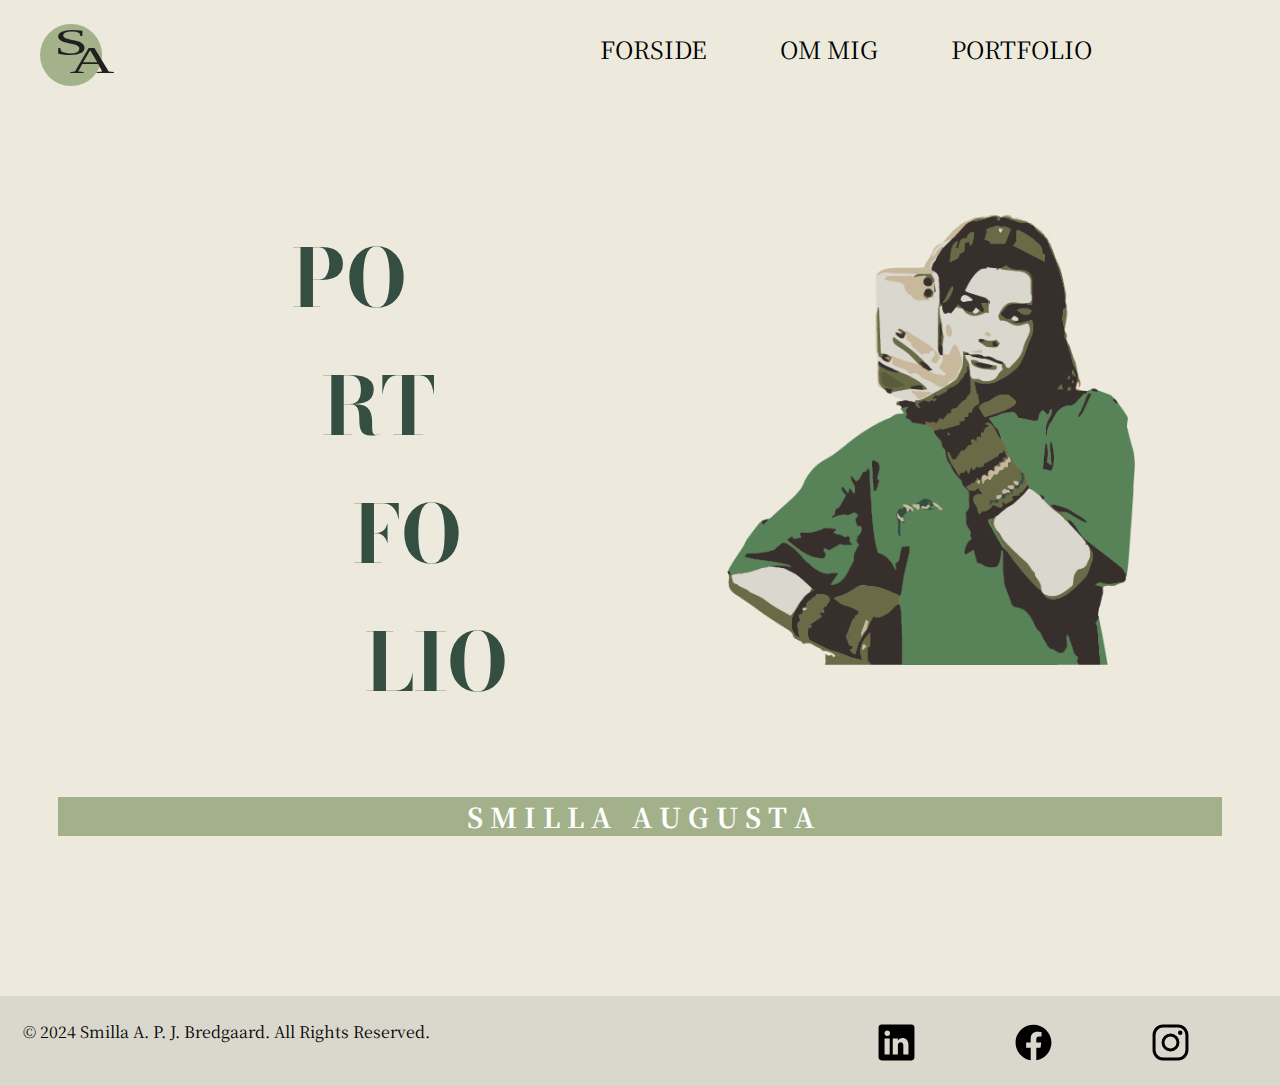
<file: index.html>
<!DOCTYPE html>
<html lang="da">

<head>
    <meta charset="UTF-8">
    <meta name="viewport" content="width=device-width, initial-scale=1.0">
    <link rel="stylesheet" href="generel.css">
    <link rel="preconnect" href="https://fonts.googleapis.com">
    <link rel="preconnect" href="https://fonts.gstatic.com" crossorigin>
    <link href="https://fonts.googleapis.com/css2?family=Bodoni+Moda:opsz@6..96&display=swap" rel="stylesheet">
    <link rel="preconnect" href="https://fonts.googleapis.com">
    <link rel="preconnect" href="https://fonts.gstatic.com" crossorigin>
    <link href="https://fonts.googleapis.com/css2?family=Noto+Serif+SC:wght@300&display=swap" rel="stylesheet">
    <link rel="apple-touch-icon" sizes="180x180" href="favicon_io/apple-touch-icon.png">
    <link rel="icon" type="image/png" sizes="32x32" href="favicon_io/favicon-32x32.png">
    <link rel="icon" type="image/png" sizes="16x16" href="favicon_io/favicon-16x16.png">
    <link rel="manifest" href="favicon_io/site.webmanifest">
    <meta name="robots" content="noindex">
    <title>Forside</title>
</head>

<body>

    <header id="active-menu">
        <div class="inner-header">
            <a class="logo" href="index.html">
                <img class="logo" src="imgs/weblogo.svg" alt="logo">
            </a>
            <div class="burger-menu">
                <div class="menu-icon" id="menu-icon">
                    <div class="bar bar-1"></div>
                    <div class="bar bar-2"></div>
                    <div class="bar bar-3"></div>
                </div>
            </div>
        </div>
        <nav class="navbar active-show">
            <ul class="menu">
                <li><a href="index.html">Forside</a></li>
                <li><a href="om_mig.html">Om mig</a></li>
                <li><a href="portfolio.html">Portfolio</a></li>
            </ul>
        </nav>

    </header>



    <main>
        <div class="main_containers">
            <div class="main_container">
                <div class="container">
                    <img class="mig_1" src="imgs/migg.webp" alt="Mig">
                </div>
            </div>


            <div class="main_container2">
                <div class="container2">
                    <h1 class="po">PO</h1>
                    <h1 class="rt">RT</h1>
                    <h1 class="fo">FO</h1>
                    <h1 class="lio">LIO</h1>
                </div>
            </div>
        </div>

        <div class="text-box">
            <h2 class="smillaforside">S M I L L A &nbsp;&nbsp;A U G U S T A</h2>
        </div>

    </main>






    <footer class="footer_grid">
        <div class="footer_grid_1">
            <p class="p_footer">© 2024 Smilla A. P. J. Bredgaard. All Rights Reserved.</p>
        </div>

        <div class="footer_grid_2">
            <div>
                <a href="https://www.linkedin.com/in/smilla-post-bredgaard-180401/"><img class="logoer"
                        src="imgs/logolinkein.svg" alt="Logo for Linked In">
                </a>
            </div>

            <div>
                <a href="https://www.facebook.com/smilla.postbredgaard"><img class="logoer" src="imgs/logofb.svg"
                        alt="Logo for Facebook"></a>
            </div>

            <div>
                <a href="https://www.instagram.com/smillaaugusta/"><img class="logoer" src="imgs/logoinsta.svg"
                        alt="Logo for Instagram"></a>
            </div>
        </div>
    </footer>
    <script src="script.js"></script>
</body>

</html>
</file>
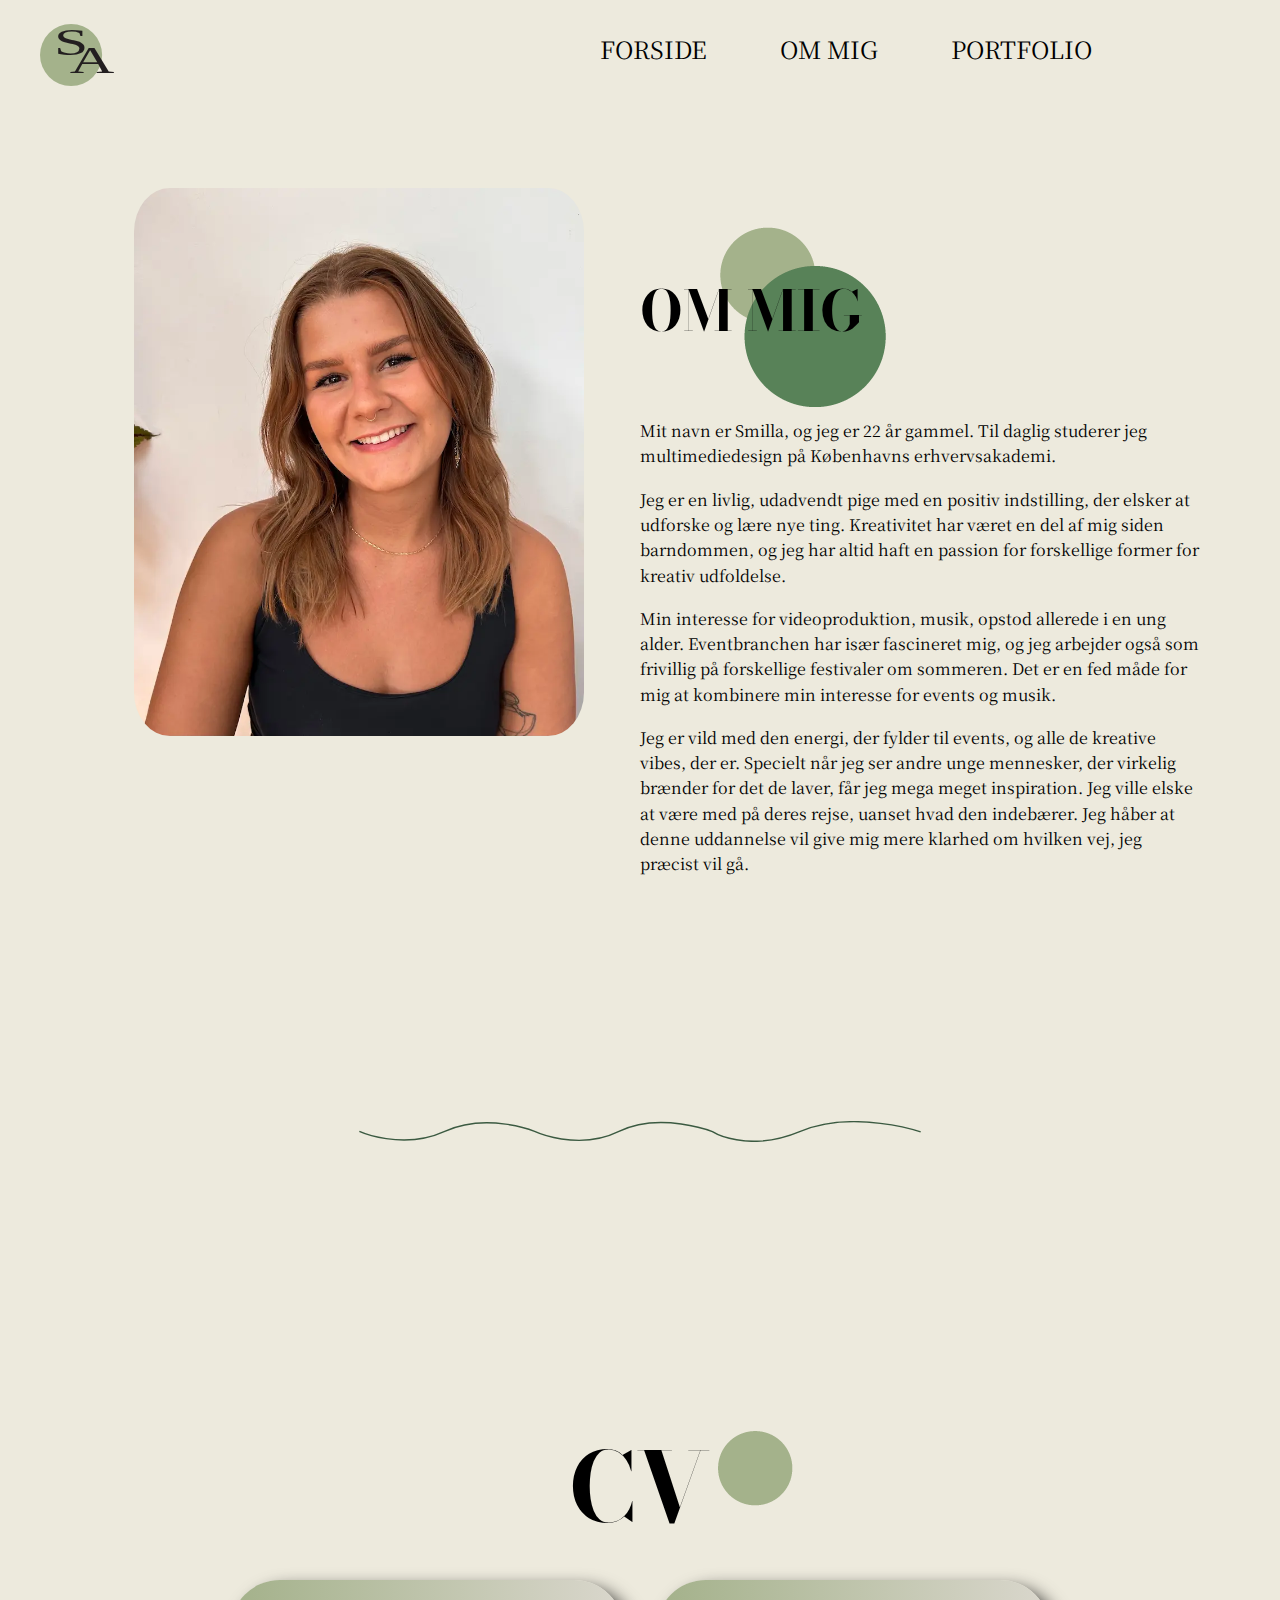
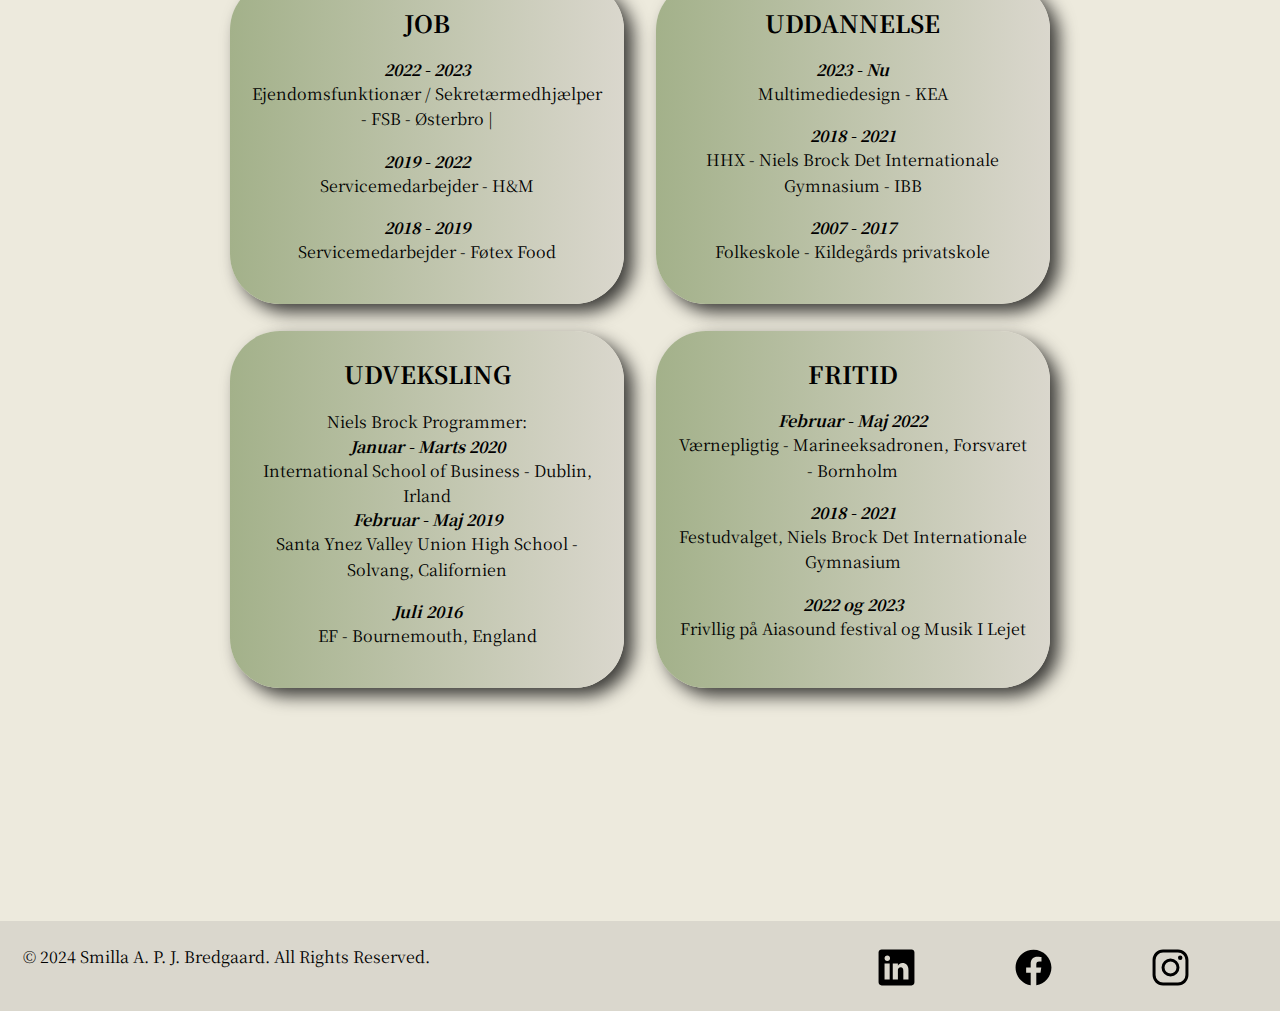
<file: om_mig.html>
<!DOCTYPE html>
<html lang="da">

<head>
    <meta charset="UTF-8">
    <meta name="viewport" content="width=device-width, initial-scale=1.0">
    <link rel="stylesheet" href="generel.css">
    <link rel="preconnect" href="https://fonts.googleapis.com">
    <link rel="preconnect" href="https://fonts.gstatic.com" crossorigin>
    <link href="https://fonts.googleapis.com/css2?family=Bodoni+Moda:opsz@6..96&display=swap" rel="stylesheet">
    <link rel="preconnect" href="https://fonts.googleapis.com">
    <link rel="preconnect" href="https://fonts.gstatic.com" crossorigin>
    <link href="https://fonts.googleapis.com/css2?family=Noto+Serif+SC:wght@300&display=swap" rel="stylesheet">
    <link rel="preconnect" href="https://fonts.googleapis.com">
    <link rel="preconnect" href="https://fonts.gstatic.com" crossorigin>
    <link href="https://fonts.googleapis.com/css2?family=Noto+Serif+SC:wght@700&display=swap" rel="stylesheet">
    <link rel="apple-touch-icon" sizes="180x180" href="favicon_io/apple-touch-icon.png">
    <link rel="icon" type="image/png" sizes="32x32" href="favicon_io/favicon-32x32.png">
    <link rel="icon" type="image/png" sizes="16x16" href="favicon_io/favicon-16x16.png">
    <link rel="manifest" href="favicon_io/site.webmanifest">
    <meta name="robots" content="noindex">
    <title>Om Mig</title>
</head>

<body>
    <header id="active-menu">
        <div class="inner-header">
            <a class="logo" href="index.html">
                <img class="logo" src="imgs/weblogo.svg" alt="logo">
            </a>
            <div class="burger-menu">
                <div class="menu-icon" id="menu-icon">
                    <div class="bar bar-1"></div>
                    <div class="bar bar-2"></div>
                    <div class="bar bar-3"></div>
                </div>
            </div>
        </div>
        <nav class="navbar active-show">
            <ul class="menu">
                <li><a href="index.html">Forside</a></li>
                <li><a href="om_mig.html">Om mig</a></li>
                <li><a href="portfolio.html">Portfolio</a></li>
            </ul>
        </nav>
    </header>

    <main class="mainmobil">
        <div class="grid_mig">
            <div class="grid_om_mig">
                <div class="billedesmilla1">
                    <img id="smilla" src="imgs/studiekortmig.webp" alt="Smilla">
                </div>
                <div class="ommig">
                    <h1 class="double">Om mig</h1>
                    <p>Mit navn er Smilla, og jeg er 22 år gammel. Til daglig studerer jeg multimediedesign på
                        Københavns erhvervsakademi.
                    </p>
                    <br>
                    <p>
                        Jeg er en livlig, udadvendt pige med en positiv indstilling, der elsker at udforske og lære nye
                        ting. Kreativitet har været en del af mig siden barndommen, og jeg har altid haft en passion for
                        forskellige former for kreativ udfoldelse.
                    </p>
                    <br>
                    <p>
                        Min interesse for videoproduktion, musik, opstod allerede i en ung alder. Eventbranchen har især
                        fascineret mig, og jeg arbejder også som frivillig på forskellige festivaler om sommeren. Det er
                        en fed måde for mig at kombinere min interesse for events og musik.
                    </p>
                    <br>
                    <p>
                        Jeg er vild med den energi, der fylder til events, og alle de kreative vibes, der er. Specielt
                        når jeg ser andre unge mennesker, der virkelig brænder for det de laver, får jeg mega meget
                        inspiration. Jeg ville elske at være med på deres rejse, uanset hvad den indebærer.
                        Jeg håber at denne uddannelse vil give mig mere klarhed om hvilken vej, jeg præcist vil gå.
                    </p>
                </div>
            </div>

            <img class="streg" src="imgs/streg1.svg" alt="Billede af streg">


            <div class="cv">
                <h1 class="lille_cirkel2">Cv</h1>
            </div>

            <div class="grid_cv">

                <div class="job">
                    <h3>JOB</h3>
                    <br>
                    <h4>2022 - 2023</h4>
                    <p>Ejendomsfunktionær / Sekretærmedhjælper - FSB - Østerbro |</p>
                    <br>
                    <h4>2019 - 2022</h4>
                    <p>Servicemedarbejder - H&M</p>
                    <br>
                    <h4>2018 - 2019</h4>
                    <p>Servicemedarbejder - Føtex Food</p>
                </div>


                <div class="uddannelse">
                    <h3>UDDANNELSE</h3>
                    <br>
                    <h4>2023 - Nu</h4>
                    <p>Multimediedesign - KEA </p>
                    <br>
                    <h4>2018 - 2021</h4>
                    <p>HHX - Niels Brock Det Internationale Gymnasium - IBB</p>
                    <br>
                    <h4>2007 - 2017</h4>
                    <p>Folkeskole - Kildegårds privatskole</p>
                </div>


                <div class="udveksling">
                    <h3>UDVEKSLING</h3>
                    <br>
                    <p>Niels Brock Programmer:</p>
                    <h4>Januar - Marts 2020</h4>
                    <p>International School of Business - Dublin, Irland</p>
                    <h4>Februar - Maj 2019</h4>
                    <p>Santa Ynez Valley Union High School - Solvang, Californien</p>
                    <br>
                    <h4>Juli 2016</h4>
                    <p>EF - Bournemouth, England</p>
                </div>


                <div class="fritid">
                    <h3>FRITID</h3>
                    <br>
                    <h4>Februar - Maj 2022</h4>
                    <p>Værnepligtig - Marineeksadronen, Forsvaret - Bornholm</p>
                    <br>
                    <h4>2018 - 2021</h4>
                    <p>Festudvalget, Niels Brock Det Internationale Gymnasium</p>
                    <br>
                    <h4>2022 og 2023</h4>
                    <p>Frivllig på Aiasound festival og Musik I Lejet</p>
                </div>



            </div>
        </div>


    </main>

    <footer class="footer_grid">
        <div class="footer_grid_1">
            <p>© 2024 Smilla A. P. J. Bredgaard. All Rights Reserved.</p>
        </div>

        <div class="footer_grid_2">
            <div>
                <a href="https://www.linkedin.com/in/smilla-post-bredgaard-180401/"><img class="logoer"
                        src="imgs/logolinkein.svg" alt="Logo for Linked In">
                </a>
            </div>

            <div>
                <a href="https://www.facebook.com/smilla.postbredgaard"><img class="logoer" src="imgs/logofb.svg"
                        alt="Logo for Facebook"></a>
            </div>

            <div>
                <a href="https://www.instagram.com/smillaaugusta/"><img class="logoer" src="imgs/logoinsta.svg"
                        alt="Logo for Instagram"></a>
            </div>
        </div>
    </footer>

    <script src="script.js"></script>

</body>

</html>
</file>
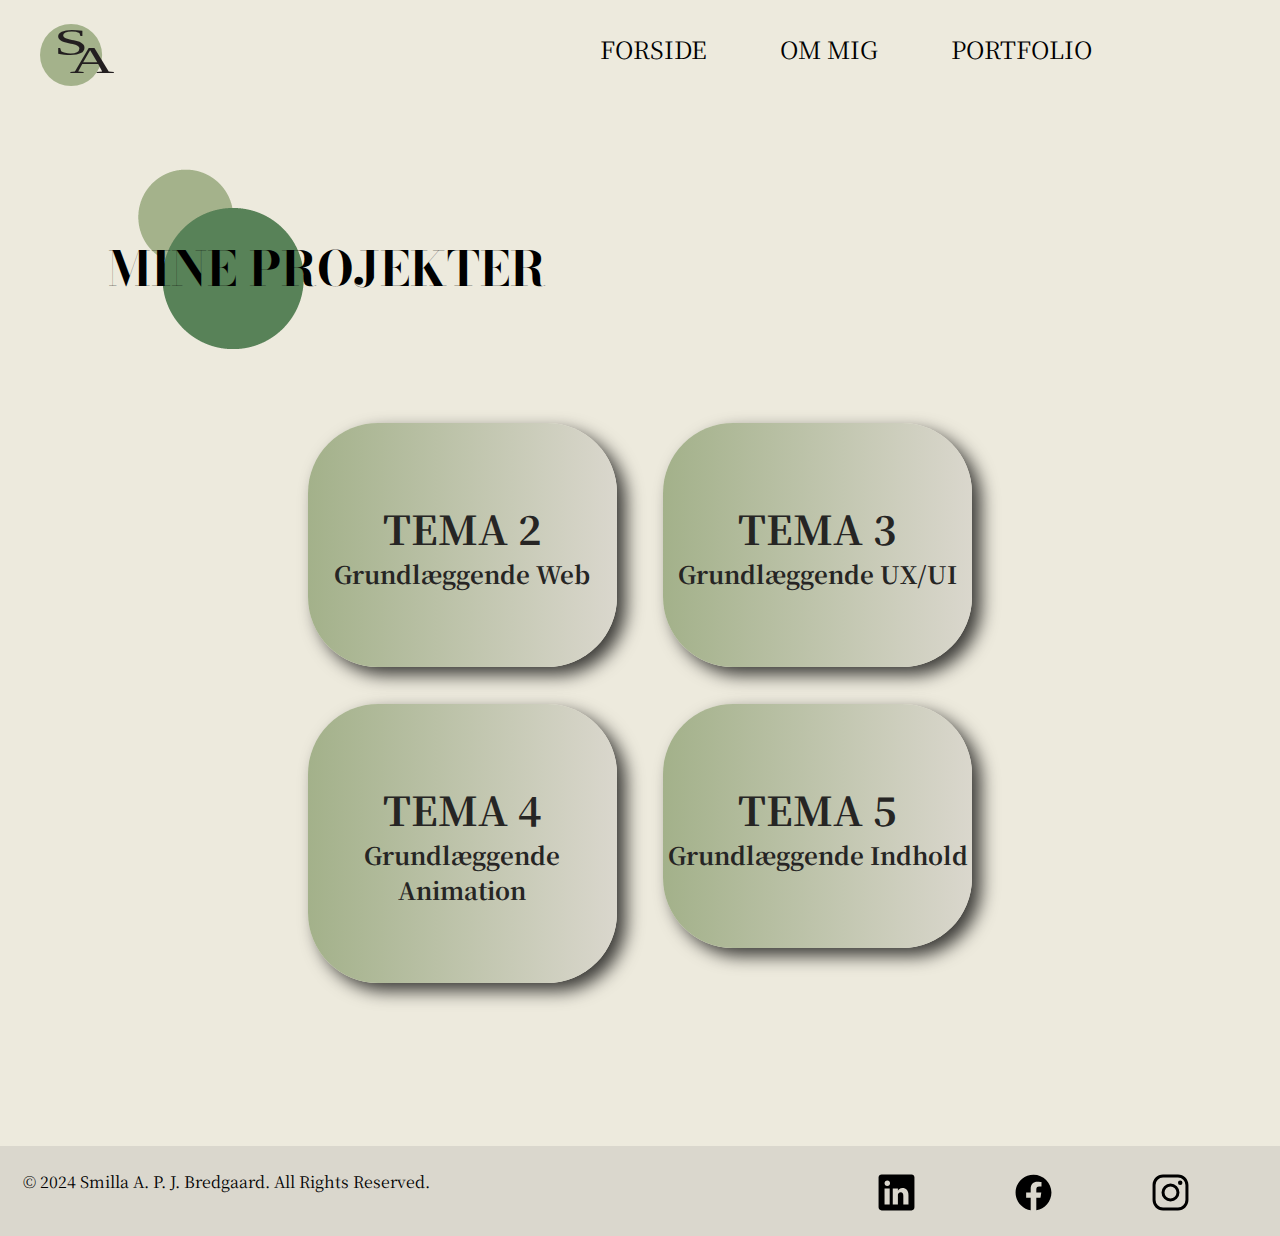
<file: portfolio.html>
<!DOCTYPE html>
<html lang="da">

<head>
    <meta charset="UTF-8">
    <meta name="viewport" content="width=device-width, initial-scale=1.0">
    <link rel="stylesheet" href="generel.css">
    <link rel="preconnect" href="https://fonts.googleapis.com">
    <link rel="preconnect" href="https://fonts.gstatic.com" crossorigin>
    <link href="https://fonts.googleapis.com/css2?family=Bodoni+Moda:opsz@6..96&display=swap" rel="stylesheet">
    <link rel="preconnect" href="https://fonts.googleapis.com">
    <link rel="preconnect" href="https://fonts.gstatic.com" crossorigin>
    <link href="https://fonts.googleapis.com/css2?family=Noto+Serif+SC:wght@300&display=swap" rel="stylesheet">
    <link rel="apple-touch-icon" sizes="180x180" href="favicon_io/apple-touch-icon.png">
    <link rel="icon" type="image/png" sizes="32x32" href="favicon_io/favicon-32x32.png">
    <link rel="icon" type="image/png" sizes="16x16" href="favicon_io/favicon-16x16.png">
    <link rel="manifest" href="favicon_io/site.webmanifest">
    <meta name="robots" content="noindex">
    <title>Portfolio</title>
</head>

<body>
    <header id="active-menu">
        <div class="inner-header">
            <a class="logo" href="index.html">
                <img class="logo" src="imgs/weblogo.svg" alt="logo">
            </a>
            <div class="burger-menu">
                <div class="menu-icon" id="menu-icon">
                    <div class="bar bar-1"></div>
                    <div class="bar bar-2"></div>
                    <div class="bar bar-3"></div>
                </div>
            </div>
        </div>
        <nav class="navbar active-show">
            <ul class="menu">
                <li><a href="index.html">Forside</a></li>
                <li><a href="om_mig.html">Om mig</a></li>
                <li><a href="portfolio.html">Portfolio</a></li>
            </ul>
        </nav>
    </header>

    <main>

        <h1 class="double2">Mine projekter</h1>

        <div class="temaer">
            <div>
                <a href="tema_2.html">
                    <div class="temabox">
                        <h2>TEMA 2</h2>
                        <h3>Grundlæggende Web</h3>
                    </div>
                </a>
            </div>

            <div>
                <a href="tema_3.html">
                    <div class="temabox">
                        <h2>TEMA 3</h2>
                        <h3>Grundlæggende UX/UI</h3>
                    </div>
                </a>

            </div>

            <div>
                <a href="tema_4.html">
                    <div class="temabox">
                        <h2>TEMA 4</h2>
                        <h3>Grundlæggende Animation</h3>
                    </div>
                </a>
            </div>

            <div>
                <a href="tema_5.html">
                    <div class="temabox">
                        <h2>TEMA 5</h2>
                        <h3>Grundlæggende Indhold</h3>
                    </div>
                </a>
            </div>
        </div>



    </main>


    <footer class="footer_grid">
        <div class="footer_grid_1">
            <p>© 2024 Smilla A. P. J. Bredgaard. All Rights Reserved.</p>
        </div>

        <div class="footer_grid_2">
            <div>
                <a href="https://www.linkedin.com/in/smilla-post-bredgaard-180401/"><img class="logoer"
                        src="imgs/logolinkein.svg" alt="Logo for Linked In">
                </a>
            </div>

            <div>
                <a href="https://www.facebook.com/smilla.postbredgaard"><img class="logoer" src="imgs/logofb.svg"
                        alt="Logo for Facebook"></a>
            </div>

            <div>
                <a href="https://www.instagram.com/smillaaugusta/"><img class="logoer" src="imgs/logoinsta.svg"
                        alt="Logo for Instagram"></a>
            </div>
        </div>
    </footer>

    <script src="script.js"></script>


</body>

</html>
</file>
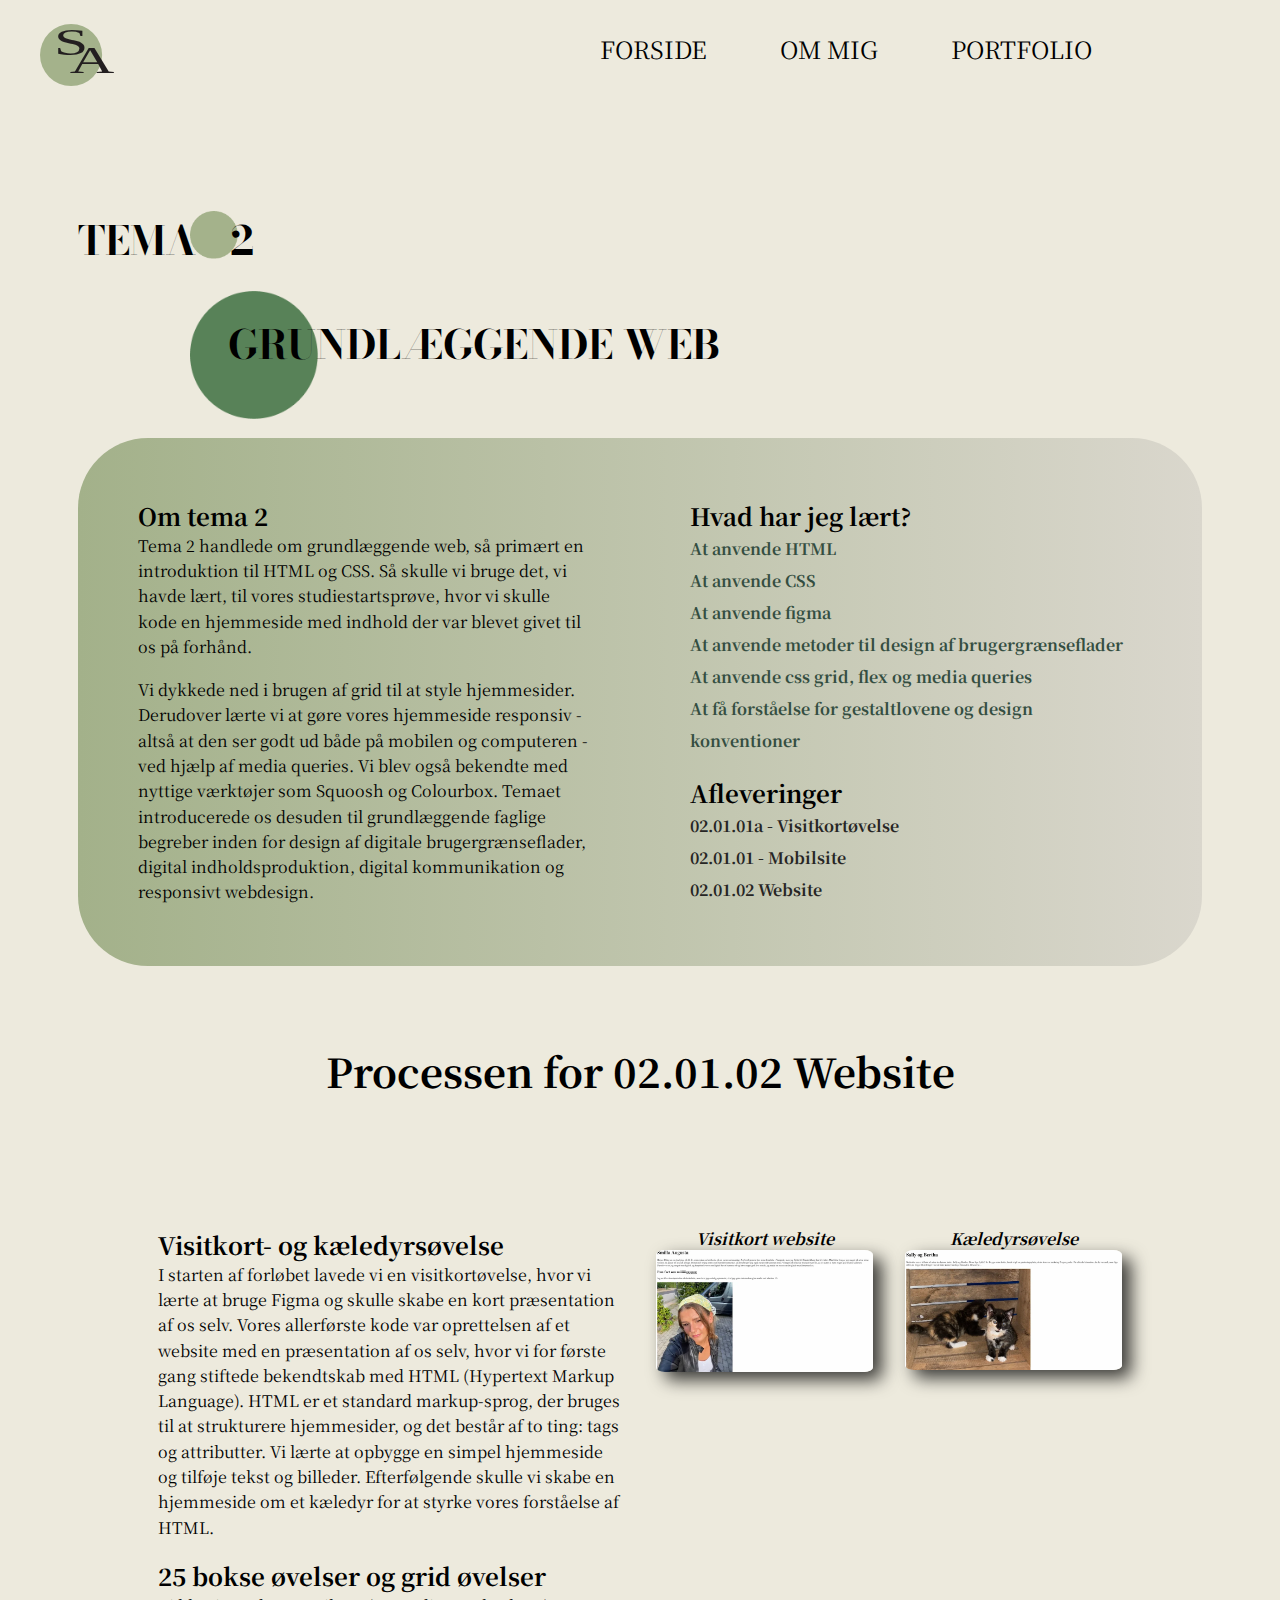
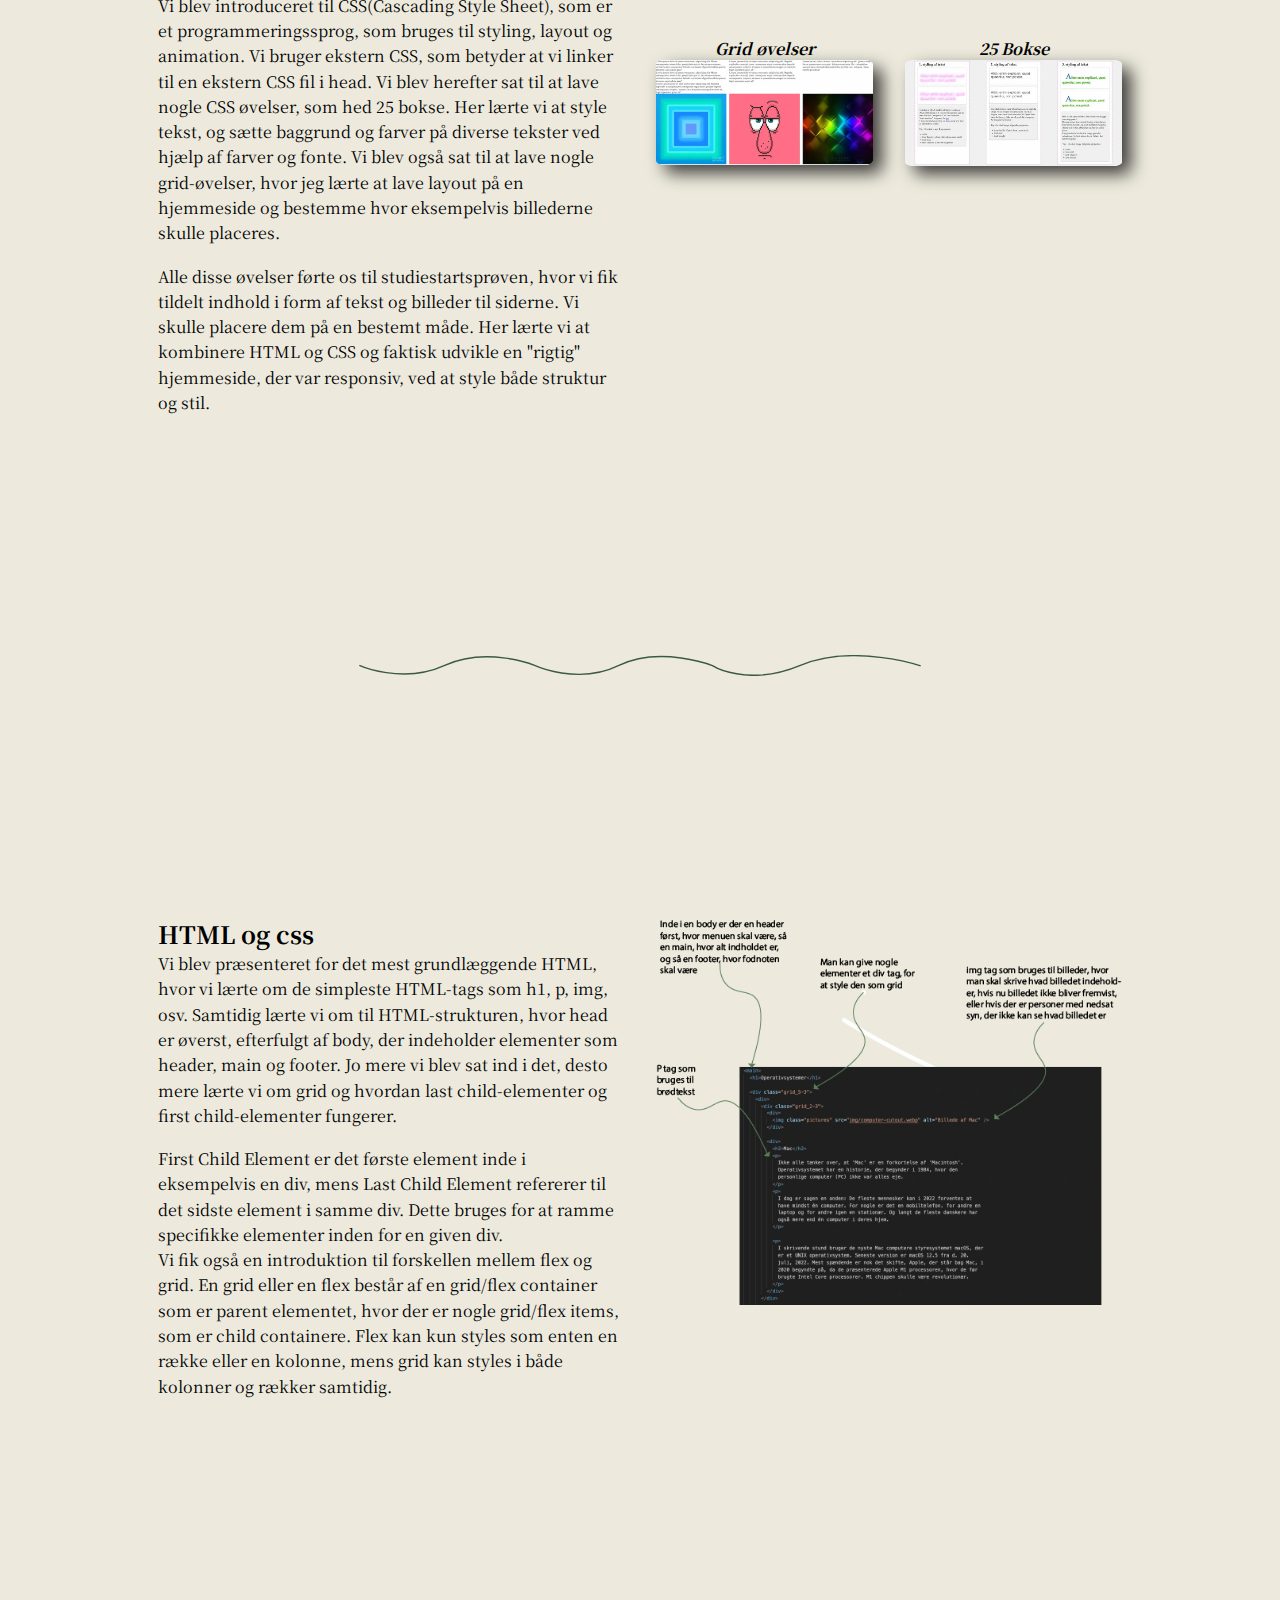
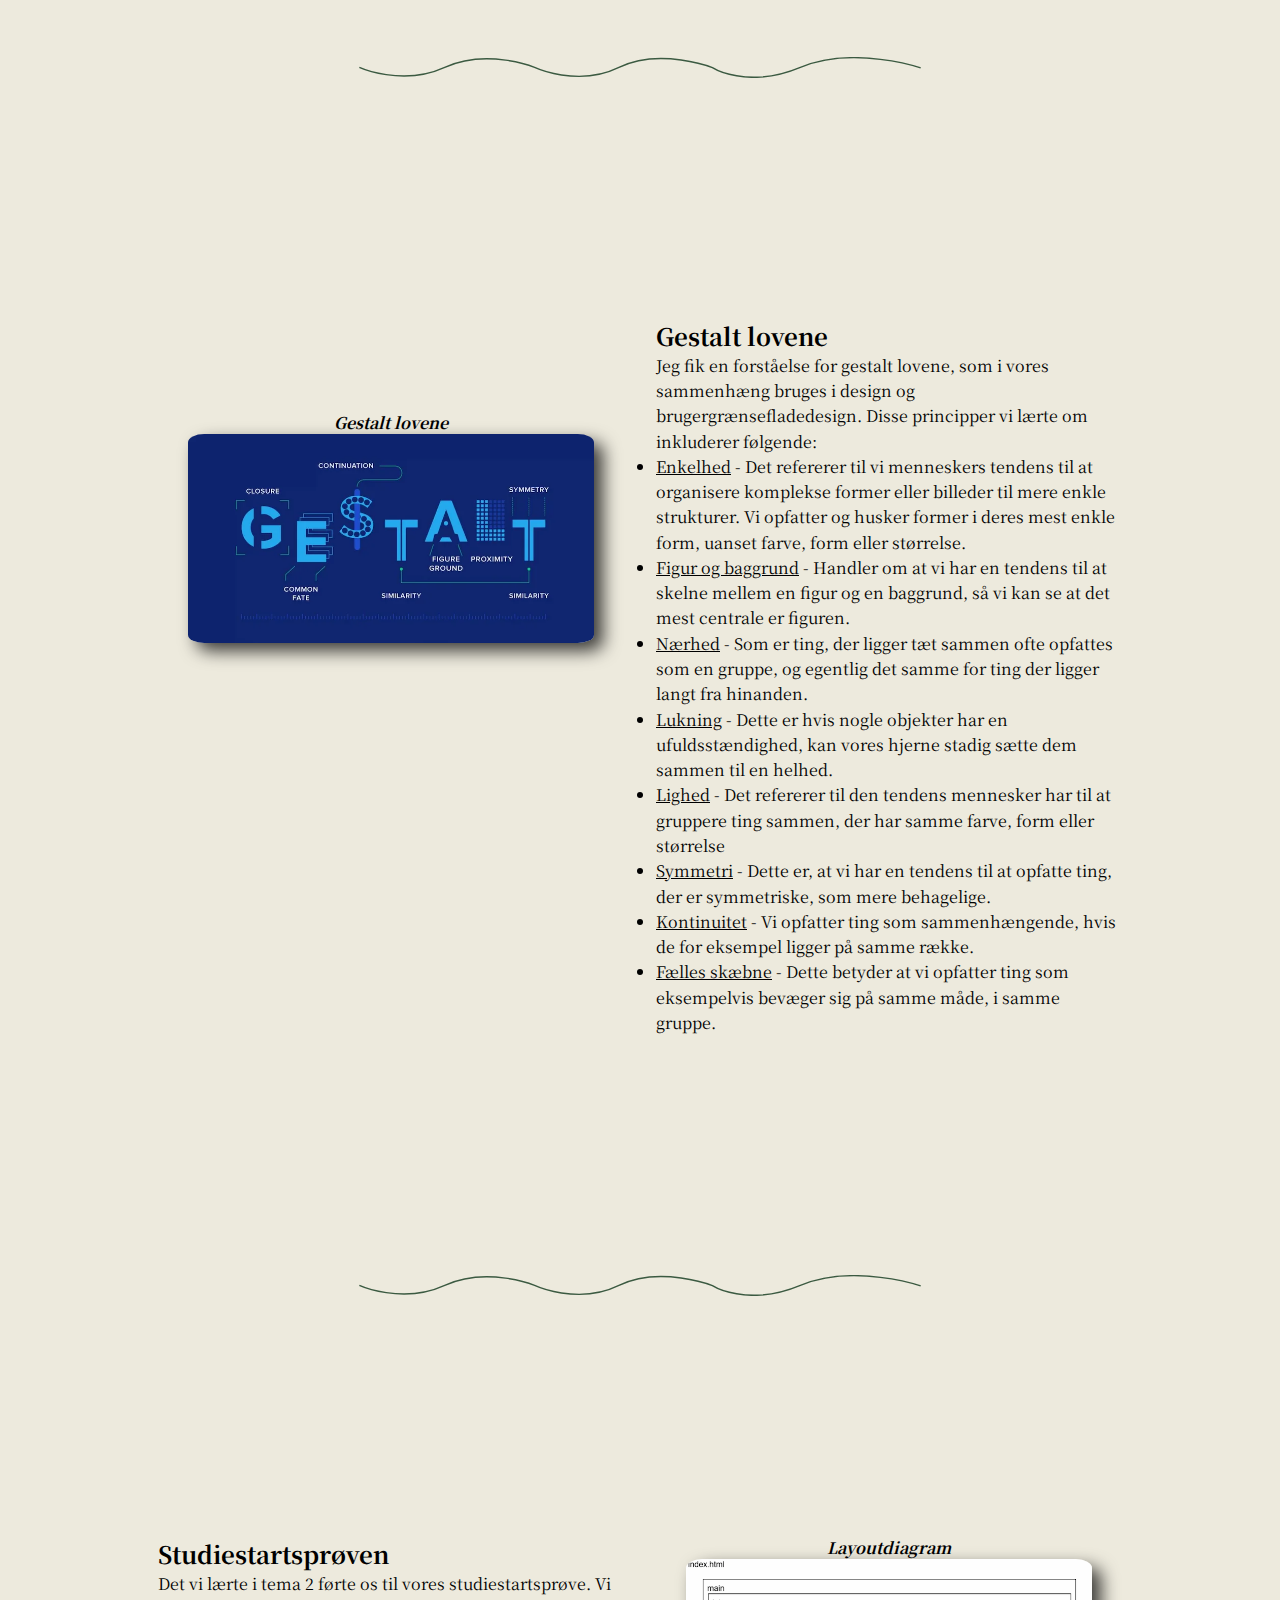
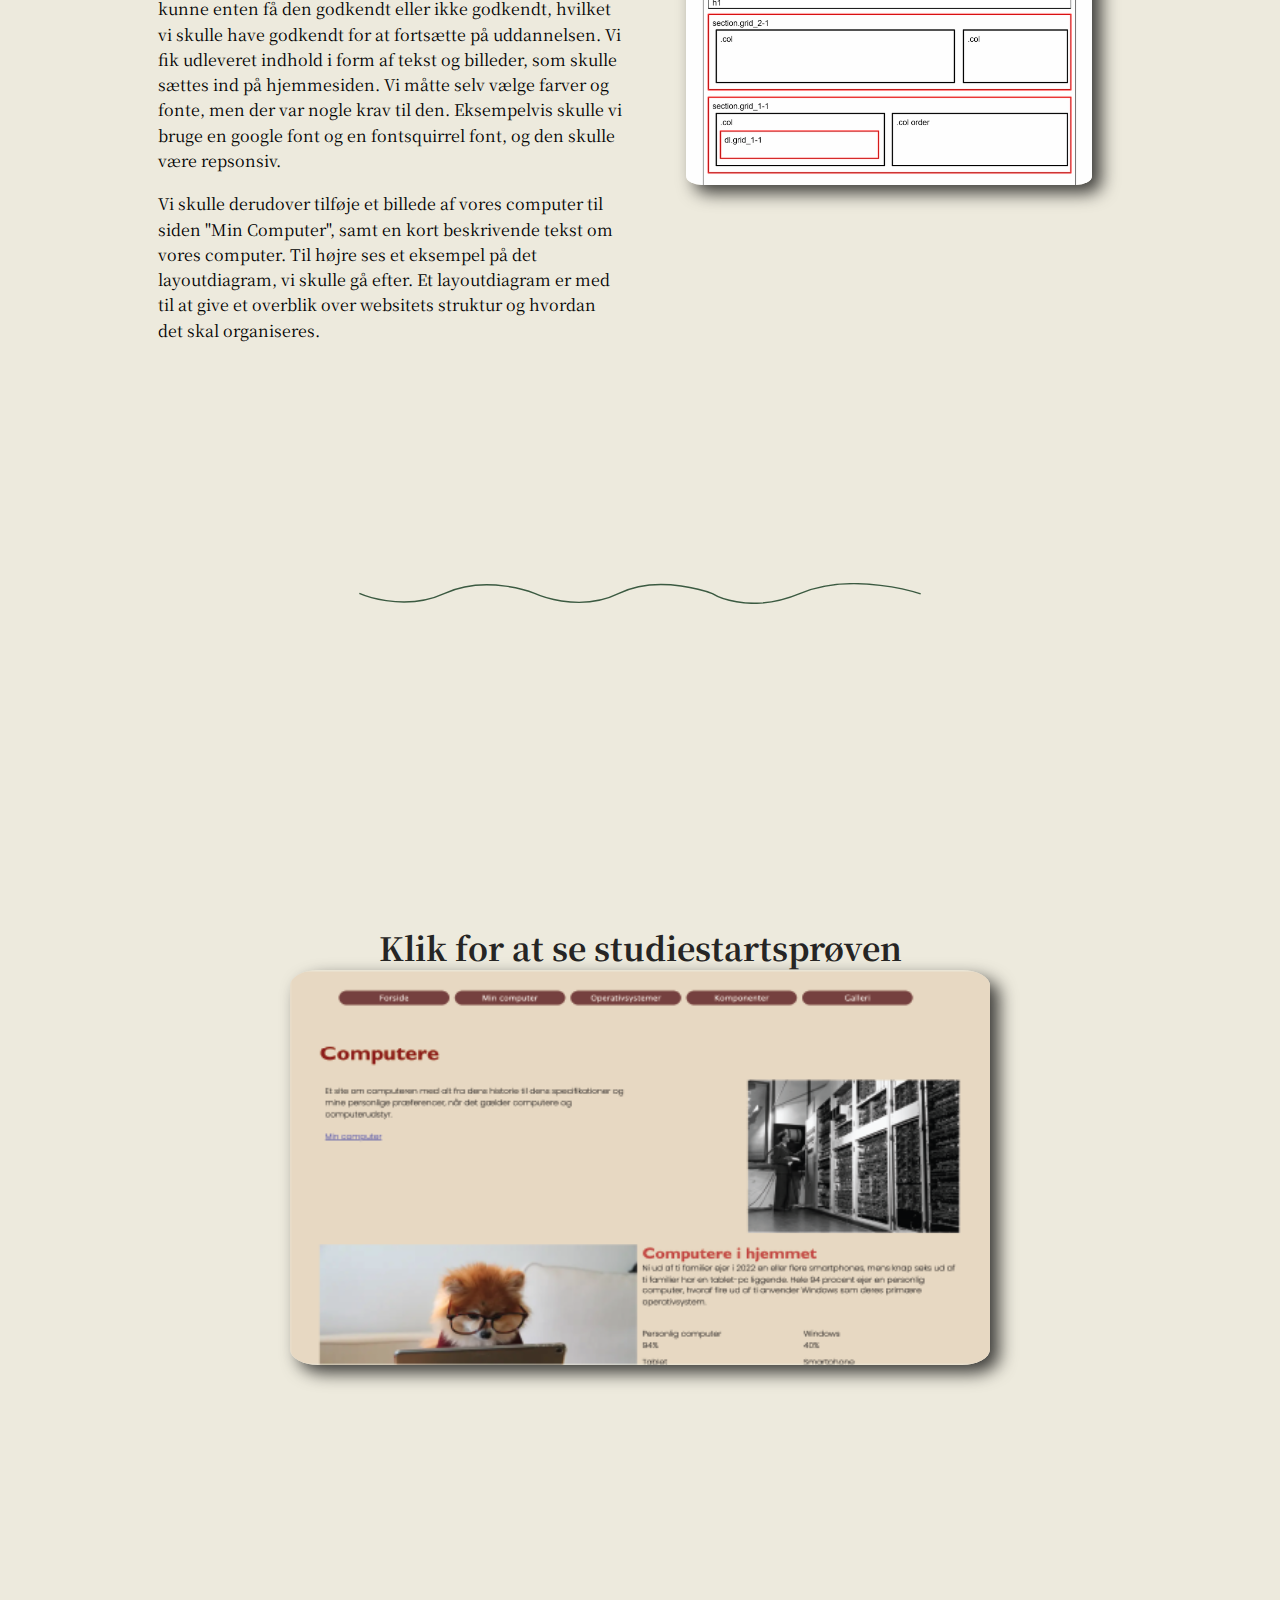
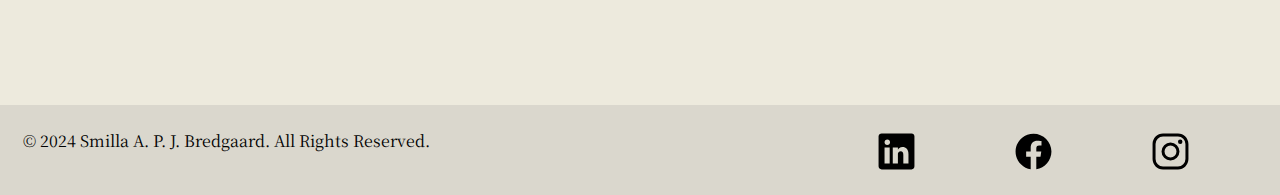
<file: tema_2.html>
<!DOCTYPE html>
<html lang="da">

<head>
    <meta charset="UTF-8">
    <meta name="viewport" content="width=device-width, initial-scale=1.0">
    <link rel="stylesheet" href="generel.css">
    <link rel="preconnect" href="https://fonts.googleapis.com">
    <link rel="preconnect" href="https://fonts.gstatic.com" crossorigin>
    <link href="https://fonts.googleapis.com/css2?family=Bodoni+Moda:opsz@6..96&display=swap" rel="stylesheet">
    <link rel="preconnect" href="https://fonts.googleapis.com">
    <link rel="preconnect" href="https://fonts.gstatic.com" crossorigin>
    <link href="https://fonts.googleapis.com/css2?family=Noto+Serif+SC:wght@300&display=swap" rel="stylesheet">
    <link rel="apple-touch-icon" sizes="180x180" href="favicon_io/apple-touch-icon.png">
    <link rel="icon" type="image/png" sizes="32x32" href="favicon_io/favicon-32x32.png">
    <link rel="icon" type="image/png" sizes="16x16" href="favicon_io/favicon-16x16.png">
    <link rel="manifest" href="favicon_io/site.webmanifest">
    <meta name="robots" content="noindex">
    <title>Tema 2</title>
</head>

<body>
    <header id="active-menu">
        <div class="inner-header">
            <a class="logo" href="index.html">
                <img class="logo" src="imgs/weblogo.svg" alt="logo">
            </a>
            <div class="burger-menu">
                <div class="menu-icon" id="menu-icon">
                    <div class="bar bar-1"></div>
                    <div class="bar bar-2"></div>
                    <div class="bar bar-3"></div>
                </div>
            </div>
        </div>
        <nav class="navbar active-show">
            <ul class="menu">
                <li><a href="index.html">Forside</a></li>
                <li><a href="om_mig.html">Om mig</a></li>
                <li><a href="portfolio.html">Portfolio</a></li>
            </ul>
        </nav>
    </header>


    <main class="mainmobil">


        <h1 class="lille_cirkel">Tema - 2</h1>
        <h1 class="stor_cirkel">Grundlæggende Web</h1>

        <div class="grid_tema2">
            <div class="tema2_p">
                <h3>Om tema 2</h3>
                <p>Tema 2 handlede om grundlæggende web, så primært en introduktion til HTML og CSS. Så skulle vi bruge
                    det, vi havde lært, til vores studiestartsprøve, hvor vi skulle kode en hjemmeside med indhold der
                    var blevet givet til os på forhånd. </p>
                <br>
                <p>Vi dykkede ned i brugen af grid til at style hjemmesider. Derudover lærte vi at gøre vores hjemmeside
                    responsiv - altså at den ser godt ud både på mobilen og computeren - ved hjælp af media queries. Vi
                    blev også bekendte med nyttige værktøjer som Squoosh og Colourbox. Temaet introducerede os desuden
                    til grundlæggende faglige begreber inden for design af digitale brugergrænseflader, digital
                    indholdsproduktion, digital kommunikation og responsivt webdesign.

                </p>
            </div>

            <div class="list">
                <div class="skills">
                    <h3>Hvad har jeg lært?</h3>

                    <ul class="ul_liste">
                        <li>At anvende HTML</li>
                        <li>At anvende CSS</li>
                        <li>At anvende figma</li>
                        <li>At anvende metoder til design af brugergrænseflader</li>
                        <li>At anvende css grid, flex og media queries</li>
                        <li>At få forståelse for gestaltlovene og design konventioner</li>
                    </ul>

                </div>
                <br>
                <div class="assignments">
                    <h3>Afleveringer</h3>

                    <ul class="ul_liste">
                        <li><a href="https://smillaaugusta.dk/kea/02_web/visitkort/">02.01.01a - Visitkortøvelse</a>
                        </li>
                        <li><a href="https://smillaaugusta.dk/kea/02_web/01_website/mobilsite/galleri.html">02.01.01 -
                                Mobilsite</a></li>
                        <li><a href="https://smillaaugusta.dk/kea/02_web/01_website/website/index.html">02.01.02
                                Website</a></li>
                    </ul>
                </div>
            </div>
        </div>

        <h2 class="process">Processen for 02.01.02 Website</h2>

        <div class="temabilleder">
            <div class="textvisit">
                <h3>Visitkort- og kæledyrsøvelse</h3>
                <p>I starten af forløbet lavede vi en visitkortøvelse, hvor vi lærte at bruge Figma og skulle skabe en
                    kort præsentation af os selv. Vores allerførste kode var oprettelsen af et website med en
                    præsentation af os selv, hvor vi for første gang stiftede bekendtskab med HTML (Hypertext Markup
                    Language). HTML er et standard markup-sprog, der bruges til at strukturere hjemmesider, og det
                    består af to ting: tags og attributter. Vi lærte at
                    opbygge en simpel hjemmeside og tilføje tekst og billeder. Efterfølgende skulle vi skabe en
                    hjemmeside om et kæledyr for at styrke vores forståelse af HTML.
                </p>
                <br>
                <h3>25 bokse øvelser og grid øvelser</h3>
                <p>Vi blev introduceret til CSS(Cascading Style Sheet), som er et programmeringssprog, som bruges til
                    styling, layout og animation. Vi bruger ekstern CSS, som betyder at vi linker til en ekstern CSS fil
                    i head. Vi blev herefter sat til at lave nogle CSS øvelser, som hed 25 bokse. Her
                    lærte vi at style tekst, og sætte baggrund og farver på diverse tekster ved hjælp af farver og
                    fonte. Vi blev også sat til at lave nogle grid-øvelser, hvor jeg lærte at lave layout på en
                    hjemmeside og bestemme hvor eksempelvis billederne skulle placeres.
                </p>
                <br>
                <p>Alle disse øvelser førte os til studiestartsprøven, hvor vi fik tildelt indhold i form af tekst og
                    billeder til siderne. Vi skulle placere dem på en bestemt måde. Her lærte vi at kombinere HTML og
                    CSS og faktisk udvikle en "rigtig" hjemmeside, der var responsiv, ved at style både struktur og
                    stil.
                </p>
            </div>

            <div class="visitdiv">
                <h4>25 Bokse</h4>
                <img class="tema3pic1" src="imgs/25bokse.webp" alt="25 bokse">
            </div>

            <div class="visitwebdiv">
                <h4>Visitkort website</h4>
                <img class="tema3pic1" src="imgs/visitweb.webp" alt="Visitkort webiste">
            </div>

            <div class="dyrdiv">
                <h4>Kæledyrsøvelse</h4>
                <img class="tema3pic1" src="imgs/kaledyr.webp" alt="Kæledyrsøvelse">
            </div>

            <div class="kodediv">
                <h4>Grid øvelser</h4>
                <img class="tema3pic1" src="imgs/grid.webp" alt="Grid øvelse">
            </div>

        </div>

        <img class="streg" src="imgs/streg1.svg" alt="Billede af streg">



        <div class="htmldiv">

            <div>
                <h3>HTML og css</h3>
                <p>Vi blev præsenteret for det mest grundlæggende HTML, hvor vi lærte om de simpleste HTML-tags som h1,
                    p, img, osv. Samtidig lærte vi om til HTML-strukturen, hvor head er øverst, efterfulgt af body, der
                    indeholder elementer som header, main og footer. Jo mere vi blev sat ind i det, desto mere lærte vi
                    om grid og hvordan last child-elementer og first child-elementer fungerer.
                </p>
                <br>
                <p>First Child Element er det første element inde i eksempelvis en div, mens Last Child Element
                    refererer til det sidste element i samme div. Dette bruges for at ramme specifikke elementer inden
                    for en given div.</p>
                <p>Vi fik også en introduktion til forskellen mellem flex og grid. En grid eller en flex består af en
                    grid/flex
                    container som er parent elementet, hvor der er nogle grid/flex items, som er
                    child containere. Flex kan kun styles som enten en
                    række eller en kolonne, mens grid kan styles i både kolonner og rækker samtidig.</p>

                <br>

            </div>

            <div>
                <img src="imgs/htmlbesk.webp" alt="Billede af HTML">
            </div>
        </div>

        <img class="streg" src="imgs/streg1.svg" alt="Billede af streg">

        <div class="htmldiv">


            <div class="gestaltlove">
                <h4>Gestalt lovene</h4>
                <img class="tema3pic" src="imgs/gestalt.webp" alt="Billede af Gestalt Love">
            </div>


            <div>
                <h3>Gestalt lovene</h3>
                <p>Jeg fik en forståelse for gestalt lovene, som i vores sammenhæng bruges i design og
                    brugergrænsefladedesign. Disse principper vi lærte om inkluderer følgende:</p>
                <ul>
                    <li><span class="markeret-ord"><span class="markeret-ord">Enkelhed</span></span> - Det refererer
                        til vi menneskers tendens til at organisere komplekse former eller billeder til mere enkle
                        strukturer. Vi opfatter og husker former i deres mest enkle form, uanset farve, form eller
                        størrelse.</li>
                    <li><span class="markeret-ord">Figur og baggrund</span> - Handler om at vi har en tendens til at
                        skelne mellem en figur og en baggrund, så vi kan se at det mest centrale er figuren.</li>
                    <li><span class="markeret-ord">Nærhed</span> - Som er ting, der ligger tæt sammen ofte opfattes
                        som en gruppe, og egentlig det samme
                        for ting der ligger langt fra hinanden.</li>
                    <li><span class="markeret-ord">Lukning</span> - Dette er hvis nogle objekter har en
                        ufuldsstændighed, kan vores hjerne stadig sætte
                        dem sammen til en helhed.</li>
                    <li><span class="markeret-ord">Lighed</span> - Det refererer til den tendens mennesker har til at
                        gruppere ting sammen, der har samme farve, form eller størrelse</li>
                    <li><span class="markeret-ord">Symmetri</span> - Dette er, at vi har en tendens til at opfatte ting,
                        der er symmetriske, som mere behagelige. </li>
                    <li><span class="markeret-ord">Kontinuitet</span> - Vi opfatter ting som sammenhængende, hvis de
                        for eksempel ligger på samme række.</li>
                    <li><span class="markeret-ord">Fælles skæbne</span> - Dette betyder at vi opfatter ting som
                        eksempelvis bevæger sig på samme måde, i
                        samme gruppe.</li>
                </ul>
            </div>
        </div>


        <img class="streg" src="imgs/streg1.svg" alt="Billede af streg">


        <div class="htmldiv">

            <div>
                <h3>Studiestartsprøven</h3>
                <p>Det vi lærte i tema 2 førte os til vores studiestartsprøve. Vi kunne enten få den godkendt
                    eller ikke godkendt, hvilket vi skulle have godkendt for at fortsætte på uddannelsen. Vi fik
                    udleveret indhold i form af tekst og billeder, som skulle sættes ind på hjemmesiden. Vi måtte selv
                    vælge farver og fonte, men der var nogle krav til den. Eksempelvis skulle vi bruge en google font og
                    en fontsquirrel font, og den skulle være repsonsiv.
                </p>
                <br>
                <p>Vi skulle derudover tilføje et billede af vores
                    computer til siden "Min Computer", samt en kort beskrivende tekst om vores computer. Til højre ses
                    et eksempel på det layoutdiagram, vi skulle gå efter. Et layoutdiagram er med til at give et
                    overblik over websitets struktur og hvordan det skal organiseres. </p>
            </div>
            <div>
                <h4>Layoutdiagram</h4>
                <img class="tema3pic" src="imgs/layoutdiagram.webp" alt="Billede af layoutdiagram">
            </div>

        </div>


        <img class="streg" src="imgs/streg1.svg" alt="Billede af streg">


        <div class="temafinal">
            <a href="https://smillaaugusta.dk/kea/02_web/01_website/website/index.html">
                <h2 class="h2mobil">Klik for at se studiestartsprøven</h2>
                <img class="tema3pic" src="imgs/02.webp" alt="Studiestartsprøven">
            </a>
        </div>



    </main>

    <footer class="footer_grid">
        <div class="footer_grid_1">
            <p>© 2024 Smilla A. P. J. Bredgaard. All Rights Reserved.</p>
        </div>

        <div class="footer_grid_2">
            <div>
                <a href="https://www.linkedin.com/in/smilla-post-bredgaard-180401/"><img class="logoer"
                        src="imgs/logolinkein.svg" alt="Logo for Linked In">
                </a>
            </div>

            <div>
                <a href="https://www.facebook.com/smilla.postbredgaard"><img class="logoer" src="imgs/logofb.svg"
                        alt="Logo for Facebook"></a>
            </div>

            <div>
                <a href="https://www.instagram.com/smillaaugusta/"><img class="logoer" src="imgs/logoinsta.svg"
                        alt="Logo for Instagram"></a>
            </div>
        </div>
    </footer>

    <script src="script.js"></script>

</body>

</html>
</file>
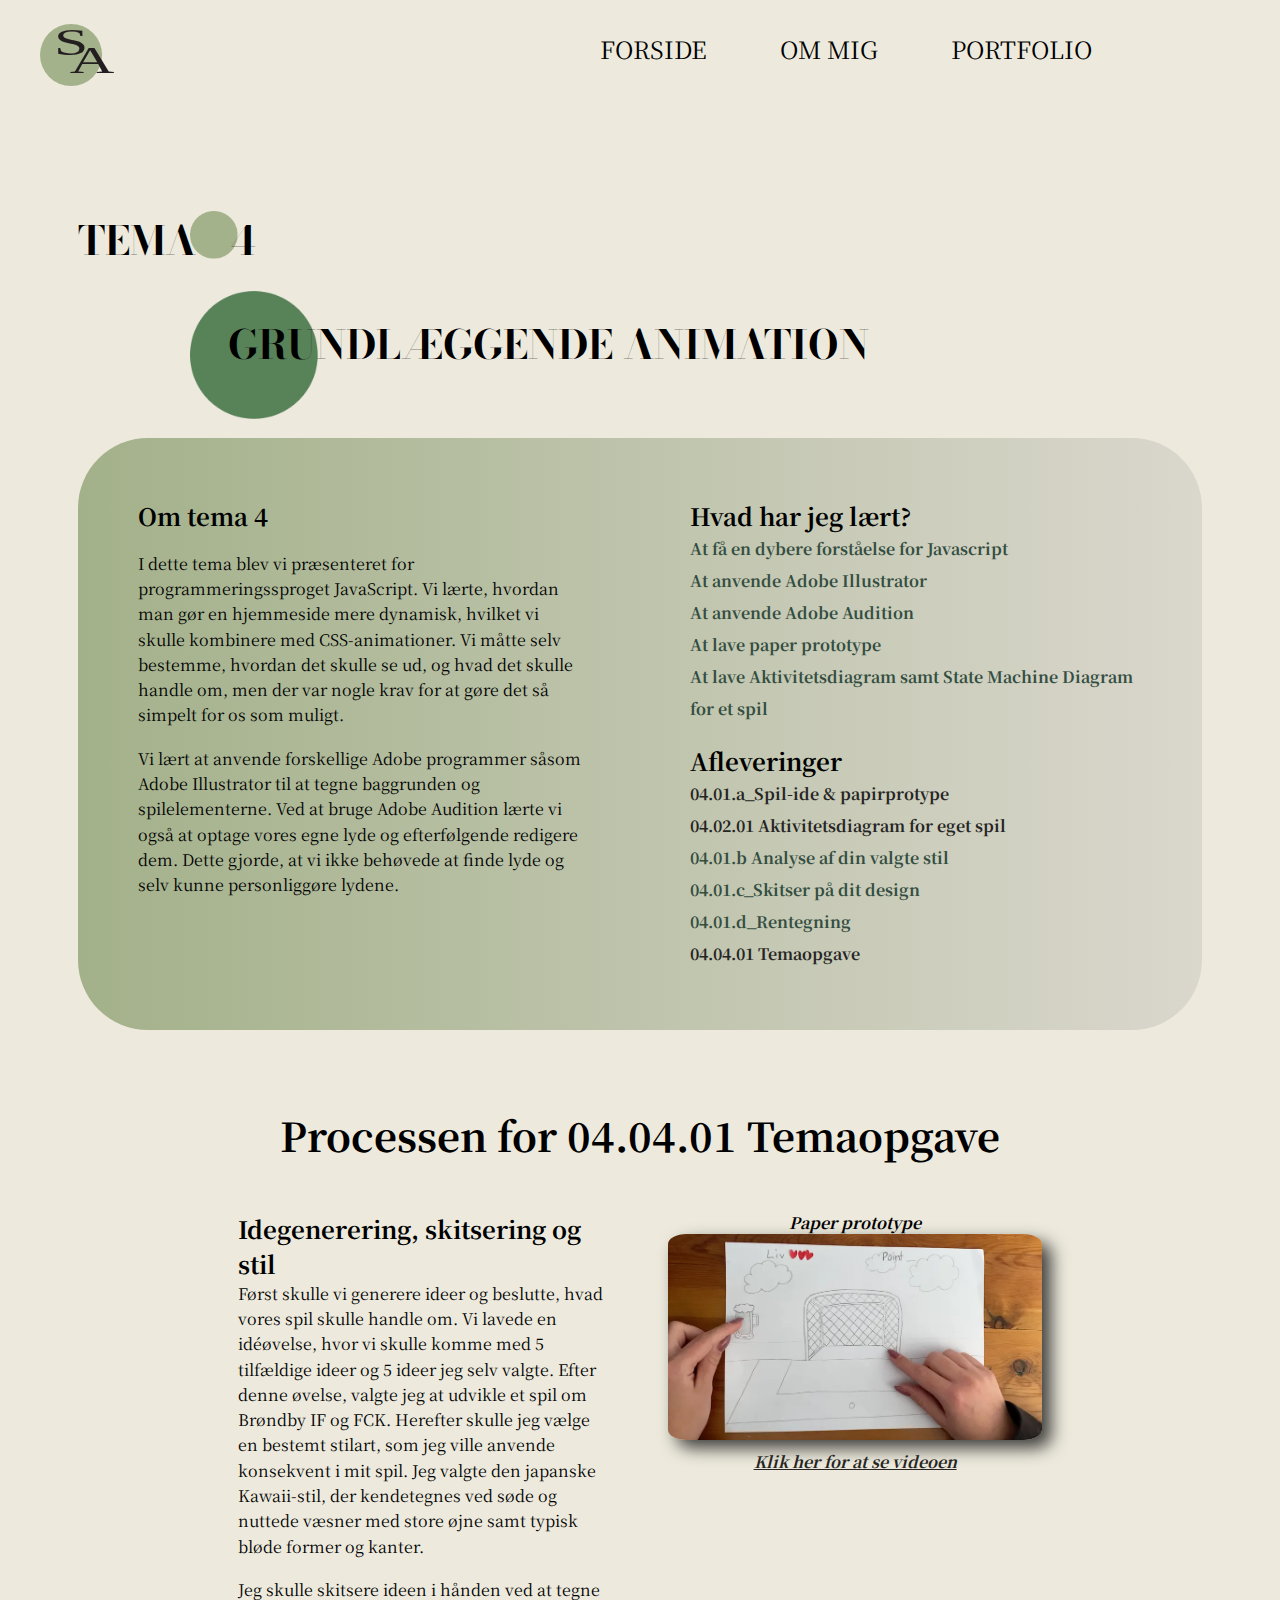
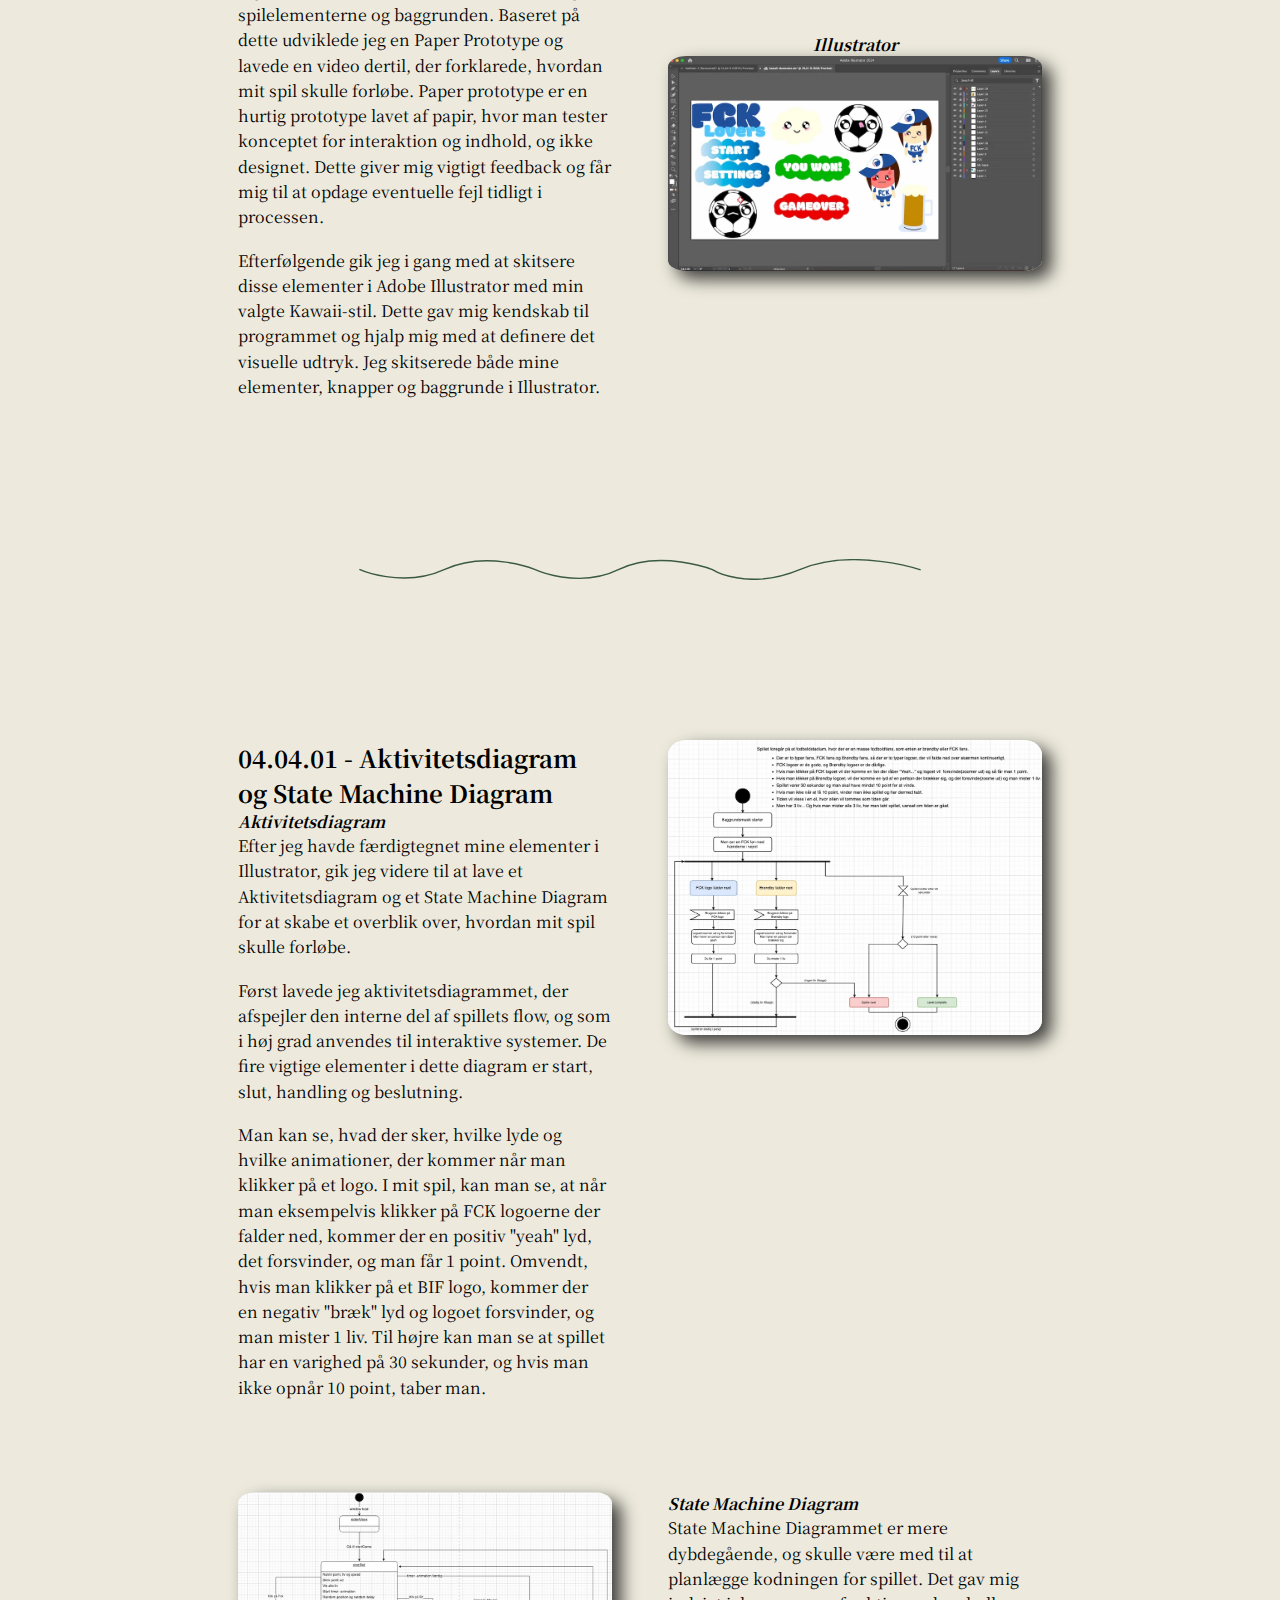
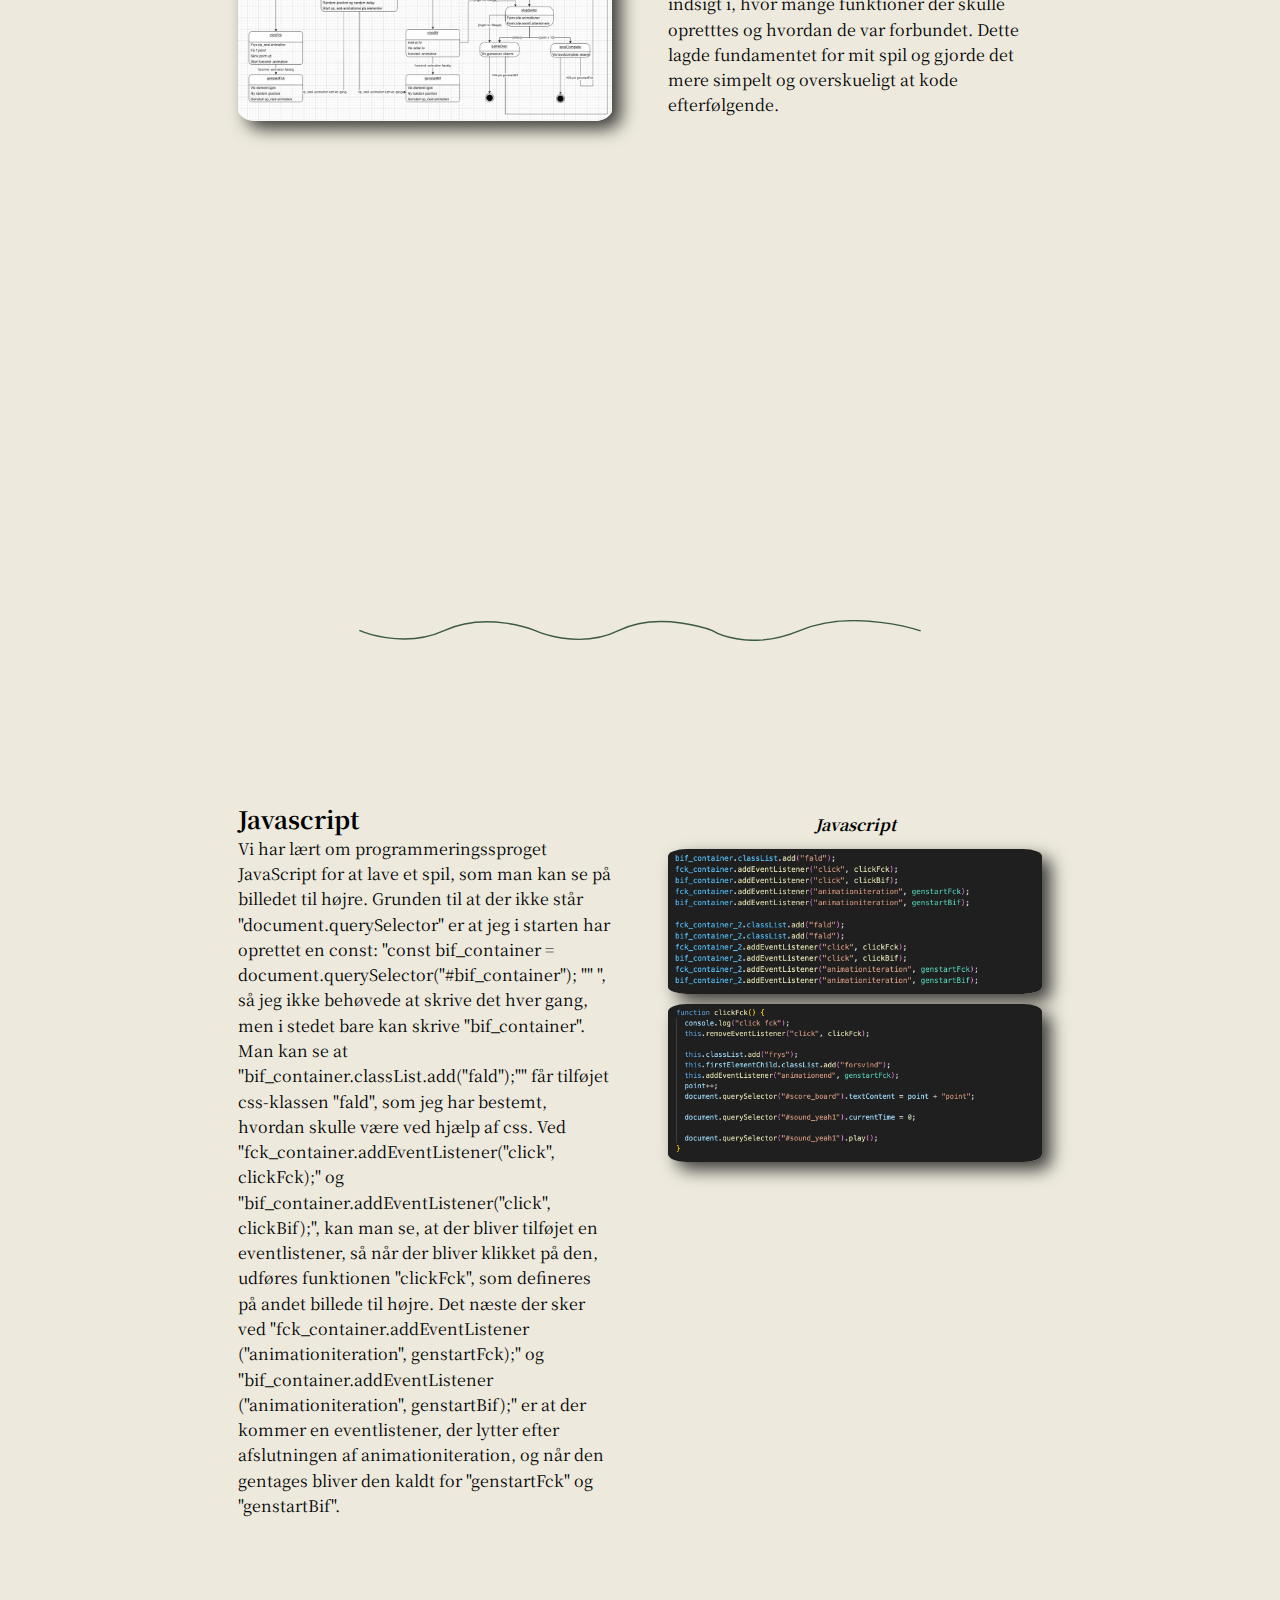
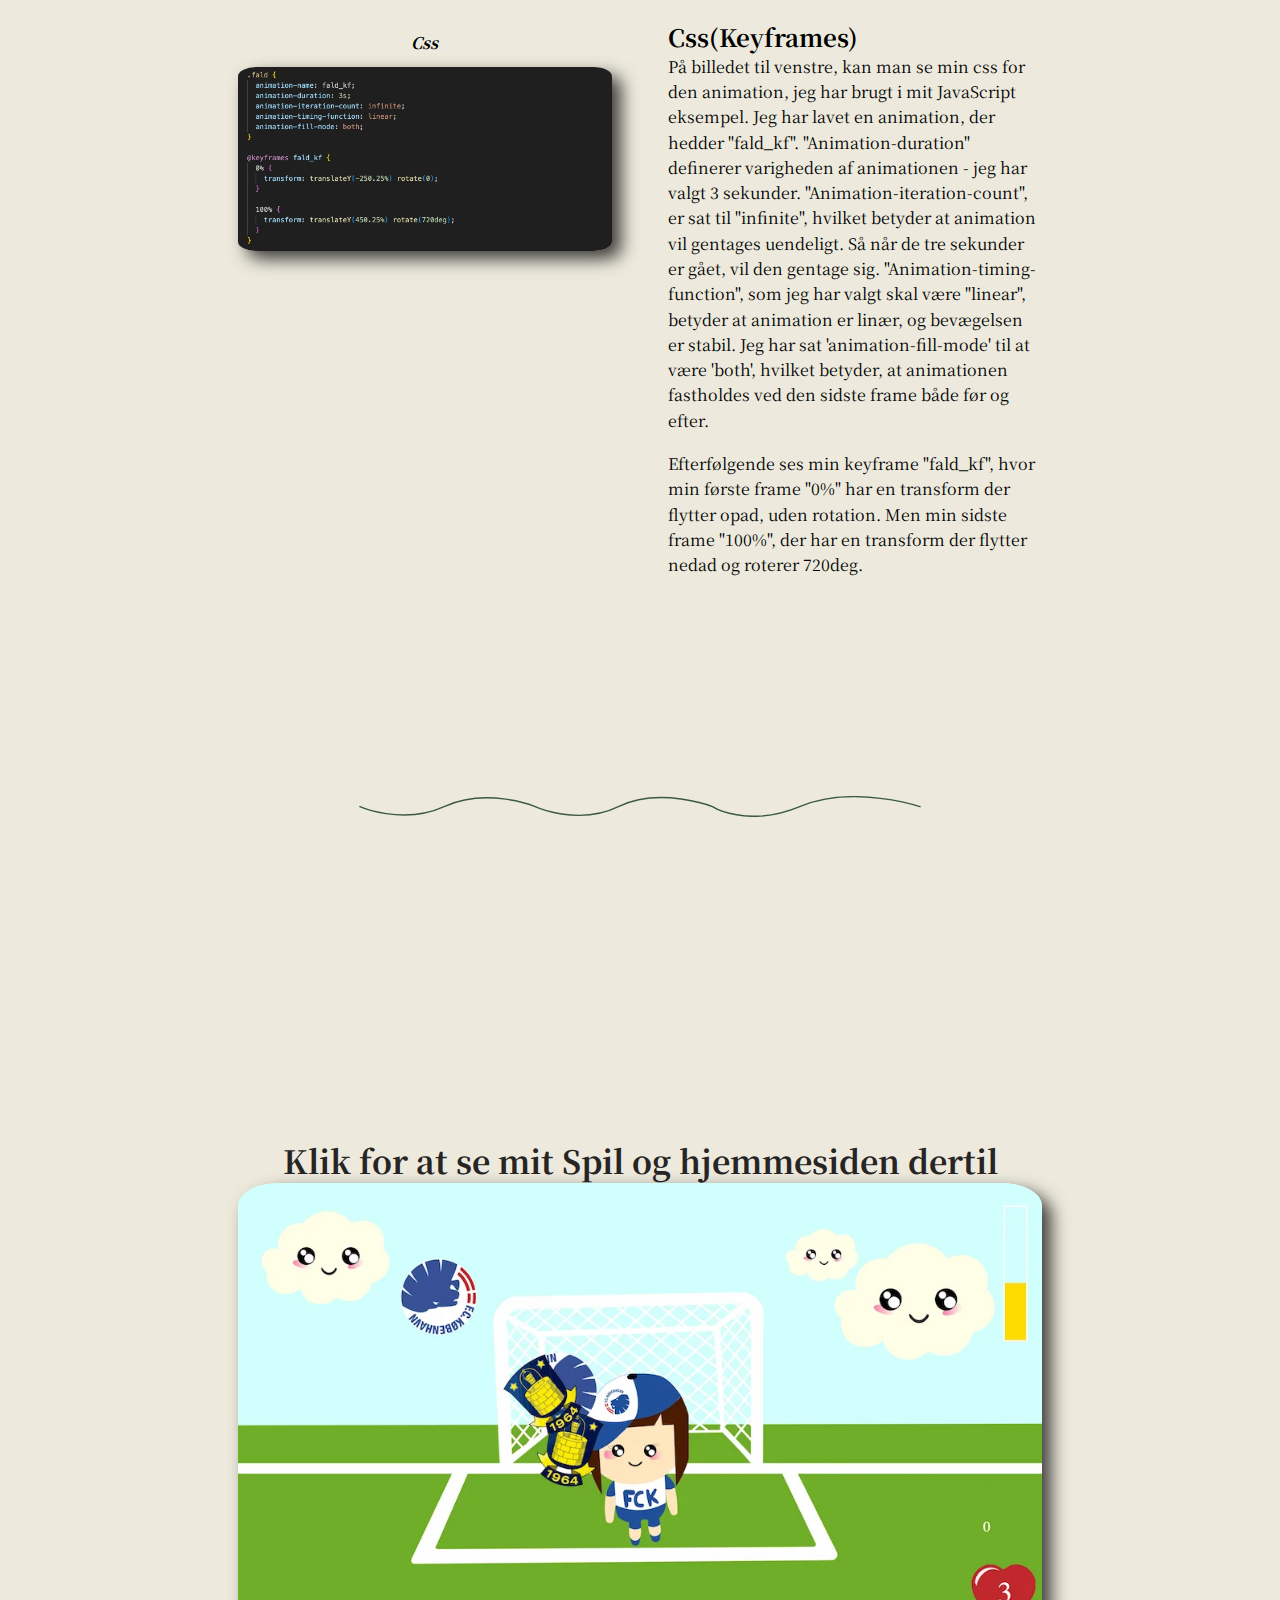
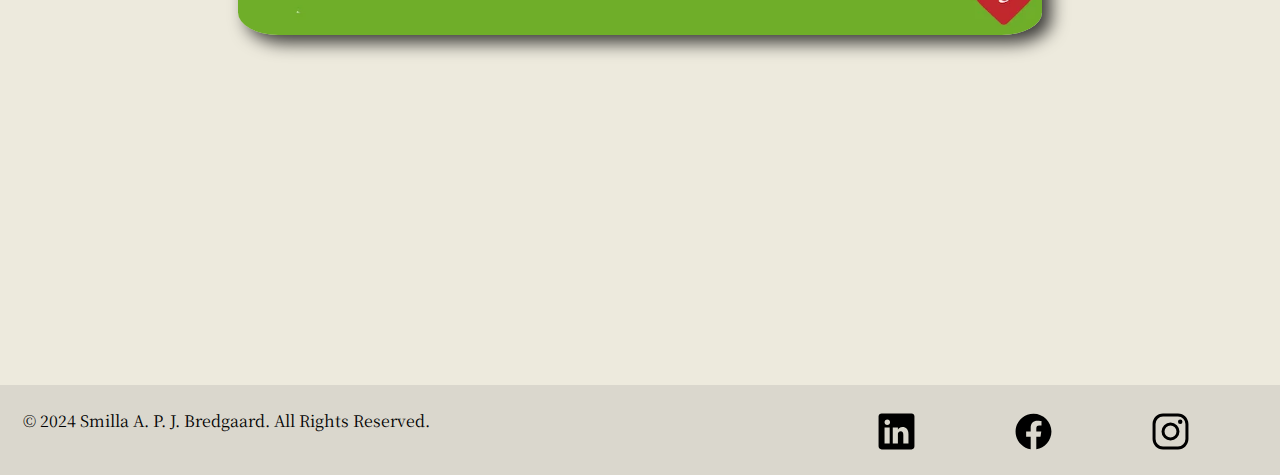
<file: tema_4.html>
<!DOCTYPE html>
<html lang="da">

<head>
    <meta charset="UTF-8">
    <meta name="viewport" content="width=device-width, initial-scale=1.0">
    <link rel="stylesheet" href="generel.css">
    <link rel="apple-touch-icon" sizes="180x180" href="favicon_io/apple-touch-icon.png">
    <link rel="icon" type="image/png" sizes="32x32" href="favicon_io/favicon-32x32.png">
    <link rel="icon" type="image/png" sizes="16x16" href="favicon_io/favicon-16x16.png">
    <link rel="manifest" href="favicon_io/site.webmanifest">
    <link rel="preconnect" href="https://fonts.googleapis.com">
    <link rel="preconnect" href="https://fonts.gstatic.com" crossorigin>
    <link href="https://fonts.googleapis.com/css2?family=Bodoni+Moda:opsz@6..96&display=swap" rel="stylesheet">
    <link rel="preconnect" href="https://fonts.googleapis.com">
    <link rel="preconnect" href="https://fonts.gstatic.com" crossorigin>
    <link href="https://fonts.googleapis.com/css2?family=Noto+Serif+SC:wght@300&display=swap" rel="stylesheet">
    <meta name="robots" content="noindex">
    <title>Tema 4</title>
</head>

<body>
    <header id="active-menu">
        <div class="inner-header">
            <a class="logo" href="index.html">
                <img class="logo" src="imgs/weblogo.svg" alt="logo">
            </a>
            <div class="burger-menu">
                <div class="menu-icon" id="menu-icon">
                    <div class="bar bar-1"></div>
                    <div class="bar bar-2"></div>
                    <div class="bar bar-3"></div>
                </div>
            </div>
        </div>
        <nav class="navbar active-show">
            <ul class="menu">
                <li><a href="index.html">Forside</a></li>
                <li><a href="om_mig.html">Om mig</a></li>
                <li><a href="portfolio.html">Portfolio</a></li>
            </ul>
        </nav>
    </header>

    <main class="mainmobil">



        <h1 class="lille_cirkel">Tema - 4</h1>
        <h1 class="stor_cirkel">Grundlæggende Animation</h1>


        <div class="grid_tema2">
            <div class="tema2_p">
                <h3>Om tema 4</h3>

                <br>
                <p>I dette tema blev vi præsenteret for programmeringssproget JavaScript. Vi lærte, hvordan man gør en
                    hjemmeside mere dynamisk, hvilket vi skulle kombinere med CSS-animationer. Vi måtte selv bestemme,
                    hvordan det skulle se ud, og hvad det skulle handle om, men der var nogle krav for at gøre det så
                    simpelt for os som muligt.

                </p>
                <br>
                <p>
                    Vi lært at anvende forskellige Adobe programmer såsom Adobe Illustrator til at tegne baggrunden og
                    spilelementerne. Ved at bruge Adobe Audition lærte vi også at optage vores egne lyde og
                    efterfølgende redigere dem. Dette gjorde, at vi ikke behøvede at finde lyde og selv kunne
                    personliggøre lydene.
                </p>
            </div>

            <div class="list">
                <div class="skills">
                    <h3>Hvad har jeg lært?</h3>

                    <ul class="ul_liste">
                        <li>At få en dybere forståelse for Javascript</li>
                        <li>At anvende Adobe Illustrator</li>
                        <li>At anvende Adobe Audition</li>
                        <li>At lave paper prototype</li>
                        <li>At lave Aktivitetsdiagram samt State Machine Diagram for et spil</li>
                    </ul>

                </div>


                <br>
                <div class="assignments">
                    <h3>Afleveringer</h3>

                    <ul class="ul_liste">
                        <li><a href="https://acrobat.adobe.com/id/urn:aaid:sc:EU:a25479e2-a3d6-4df0-aa61-00e262200400">04.01.a_Spil-ide
                                & papirprotype</a></li>
                        <li><a href="https://acrobat.adobe.com/id/urn:aaid:sc:EU:c524283b-98b8-4bf5-af5f-b874a42c6888">04.02.01
                                Aktivitetsdiagram for eget spil</a></li>
                        <li>04.01.b Analyse af din valgte stil </li>
                        <li>04.01.c_Skitser på dit design </li>
                        <li>04.01.d_Rentegning </li>
                        <li><a href="https://smillaaugusta.dk/kea/04_animation/website/spil.html">04.04.01
                                Temaopgave</a></li>
                    </ul>
                </div>
            </div>
        </div>

        <h2 class="process">Processen for 04.04.01 Temaopgave</h2>
        <div class="tema4billeder">
            <div class="skitse">
                <h3>Idegenerering, skitsering og stil</h3>
                <p>Først skulle vi generere ideer og beslutte, hvad vores spil skulle handle om. Vi lavede en idéøvelse,
                    hvor vi skulle komme med 5 tilfældige ideer og 5 ideer jeg selv valgte. Efter denne øvelse, valgte
                    jeg at udvikle et spil om Brøndby IF og FCK. Herefter skulle jeg vælge en bestemt stilart, som jeg
                    ville anvende konsekvent i mit spil. Jeg valgte den japanske Kawaii-stil, der kendetegnes ved søde
                    og nuttede væsner med store øjne samt typisk bløde former og kanter.

                </p>
                <br>
                <p>
                    Jeg skulle skitsere ideen i hånden ved at tegne spilelementerne og baggrunden. Baseret på dette
                    udviklede jeg en Paper Prototype og lavede en video dertil, der forklarede, hvordan mit spil skulle
                    forløbe. Paper prototype er en hurtig prototype lavet af papir, hvor man tester konceptet for
                    interaktion og indhold, og ikke designet. Dette giver mig vigtigt feedback og
                    får mig til at opdage eventuelle fejl tidligt i processen.
                </p>
                <br>
                <p>
                    Efterfølgende gik jeg i gang med at skitsere disse elementer i Adobe Illustrator med min valgte
                    Kawaii-stil. Dette gav mig kendskab til programmet og hjalp mig med at definere det visuelle udtryk.
                    Jeg skitserede både mine elementer, knapper og baggrunde i Illustrator.

                </p>
            </div>
            <div class="proto">
                <h4>Paper prototype</h4>
                <img class="tema4pic" src="imgs/paperprototype.webp" alt="Paper prototype">
                <a class="linkstreg" href="https://youtu.be/DjfrGPIPHiM?si=qsU0aS6jZEmwZnMc">
                    <h4>Klik her for at se videoen</h4>
                </a>
            </div>
            <div class="illu">
                <h4>Illustrator</h4>
                <img class="tema4pic" src="imgs/illutrator.webp" alt="Illustrator">
            </div>

        </div>

        <img class="streg" src="imgs/streg1.svg" alt="Billede af streg">


        <div class="tema4billeder">
            <div class="akti">
                <img class="tema4pic" src="imgs/aktivitet.webp" alt="Aktivitetsdiagram">
            </div>


            <div class="tema4_pa">
                <h3>04.04.01 - Aktivitetsdiagram og State Machine Diagram</h3>
                <h4 class="left">Aktivitetsdiagram</h4>
                <p>Efter jeg havde færdigtegnet mine elementer i Illustrator, gik jeg videre til at lave et
                    Aktivitetsdiagram og et State Machine Diagram for at skabe et overblik over, hvordan mit spil skulle
                    forløbe.

                </p>
                <br>
                <p>
                    Først lavede jeg aktivitetsdiagrammet, der afspejler den interne del af spillets flow, og som i høj
                    grad anvendes til interaktive systemer. De fire vigtige elementer i dette diagram er start, slut,
                    handling og beslutning.
                </p>
                <br>
                <p>
                    Man kan se, hvad der sker, hvilke lyde og hvilke animationer, der kommer når man klikker på et
                    logo. I
                    mit spil, kan man se, at når man eksempelvis klikker på FCK logoerne der falder ned, kommer der en
                    positiv "yeah" lyd, det forsvinder, og man får 1 point. Omvendt, hvis man klikker på et BIF logo,
                    kommer der en negativ "bræk" lyd og
                    logoet forsvinder, og man mister 1 liv. Til højre kan man se at spillet har en varighed på 30
                    sekunder, og hvis man ikke opnår 10 point, taber man.

                </p>
            </div>

            <div class="state">
                <img class="tema4pic" src="imgs/statemachine.webp" alt="State Machine Diagram">
            </div>

            <div class="statetext">
                <h4 class="left">State Machine Diagram</h4>
                <p>State Machine Diagrammet er mere dybdegående, og skulle være med til at planlægge kodningen for
                    spillet. Det gav mig indsigt i, hvor mange funktioner der skulle opretttes og hvordan de var
                    forbundet. Dette lagde fundamentet for mit spil og gjorde det mere simpelt og overskueligt at kode
                    efterfølgende.
                </p>
            </div>

        </div>


        <img class="streg" src="imgs/streg1.svg" alt="Billede af streg">

        <div class="tema4billeder">

            <div class="tema4_pa">
                <h3>Javascript</h3>
                <p>Vi har lært om programmeringssproget JavaScript for at lave et spil, som man kan se på billedet til
                    højre. Grunden til at der ikke står
                    "document.querySelector" er at jeg i starten har oprettet en const: "const bif_container =
                    document.querySelector("#bif_container");
                    "" ", så jeg ikke behøvede at skrive det hver gang, men i stedet bare kan skrive "bif_container".
                    Man kan se at "bif_container.classList.add("fald");"" får tilføjet css-klassen "fald", som jeg har
                    bestemt, hvordan skulle være
                    ved hjælp af css. Ved "fck_container.addEventListener("click", clickFck);" og
                    "bif_container.addEventListener("click", clickBif);", kan man se, at der bliver
                    tilføjet en eventlistener, så når der bliver klikket på den, udføres funktionen "clickFck", som
                    defineres på andet billede til højre. Det næste der sker ved
                    "fck_container.addEventListener ("animationiteration", genstartFck);" og
                    "bif_container.addEventListener ("animationiteration", genstartBif);" er at der kommer en
                    eventlistener, der lytter efter afslutningen af animationiteration, og når den gentages bliver den
                    kaldt for "genstartFck" og "genstartBif".
                </p>
            </div>
            <div class="state">
                <h4>Css</h4>
                <img class="grid_pic" src="imgs/cssjava.webp" alt="Billede af Css">
            </div>

            <div class="akti">
                <h4>Javascript</h4>
                <img class="grid_pic" src="imgs/javascriptt.webp" alt="Billede af JavaScript">
                <img class="grid_pic" src="imgs/script.webp" alt="Billede af JavaScript">
            </div>


            <div class="statetext">
                <h3>Css(Keyframes)</h3>
                <p>På billedet til venstre, kan man se min css for den animation, jeg har brugt i mit JavaScript
                    eksempel. Jeg har lavet en animation, der hedder "fald_kf". "Animation-duration" definerer
                    varigheden af animationen - jeg har valgt 3 sekunder. "Animation-iteration-count", er sat til
                    "infinite", hvilket betyder at animation vil gentages uendeligt. Så når de tre sekunder er gået, vil
                    den gentage sig. "Animation-timing-function", som jeg har valgt skal være "linear", betyder at
                    animation er linær, og bevægelsen er stabil. Jeg har sat 'animation-fill-mode' til at være 'both',
                    hvilket betyder, at animationen fastholdes ved den sidste frame både før og efter. </p>
                <br>
                <p>Efterfølgende ses min keyframe "fald_kf", hvor min første frame "0%" har en transform der flytter
                    opad, uden rotation. Men min sidste frame "100%", der har en transform der flytter nedad og
                    roterer 720deg.</p>
            </div>


        </div>


        <img class="streg" src="imgs/streg1.svg" alt="Billede af streg">




        <div class="temafinal">
            <a href="https://smillaaugusta.dk/kea/04_animation/website/spil.html">
                <h2 class="h2mobil">Klik for at se mit Spil og hjemmesiden dertil</h2>
                <img class="tema4pic" src="imgs/spil.webp" alt="Spil">
            </a>
        </div>

    </main>



    <footer class="footer_grid">
        <div class="footer_grid_1">
            <p>© 2024 Smilla A. P. J. Bredgaard. All Rights Reserved.</p>
        </div>

        <div class="footer_grid_2">
            <div>
                <a href="https://www.linkedin.com/in/smilla-post-bredgaard-180401/"><img class="logoer"
                        src="imgs/logolinkein.svg" alt="Logo for Linked In">
                </a>
            </div>

            <div>
                <a href="https://www.facebook.com/smilla.postbredgaard"><img class="logoer" src="imgs/logofb.svg"
                        alt="Logo for Facebook"></a>
            </div>

            <div>
                <a href="https://www.instagram.com/smillaaugusta/"><img class="logoer" src="imgs/logoinsta.svg"
                        alt="Logo for Instagram"></a>
            </div>
        </div>
    </footer>

    <script src="script.js"></script>


</body>

</html>
</file>
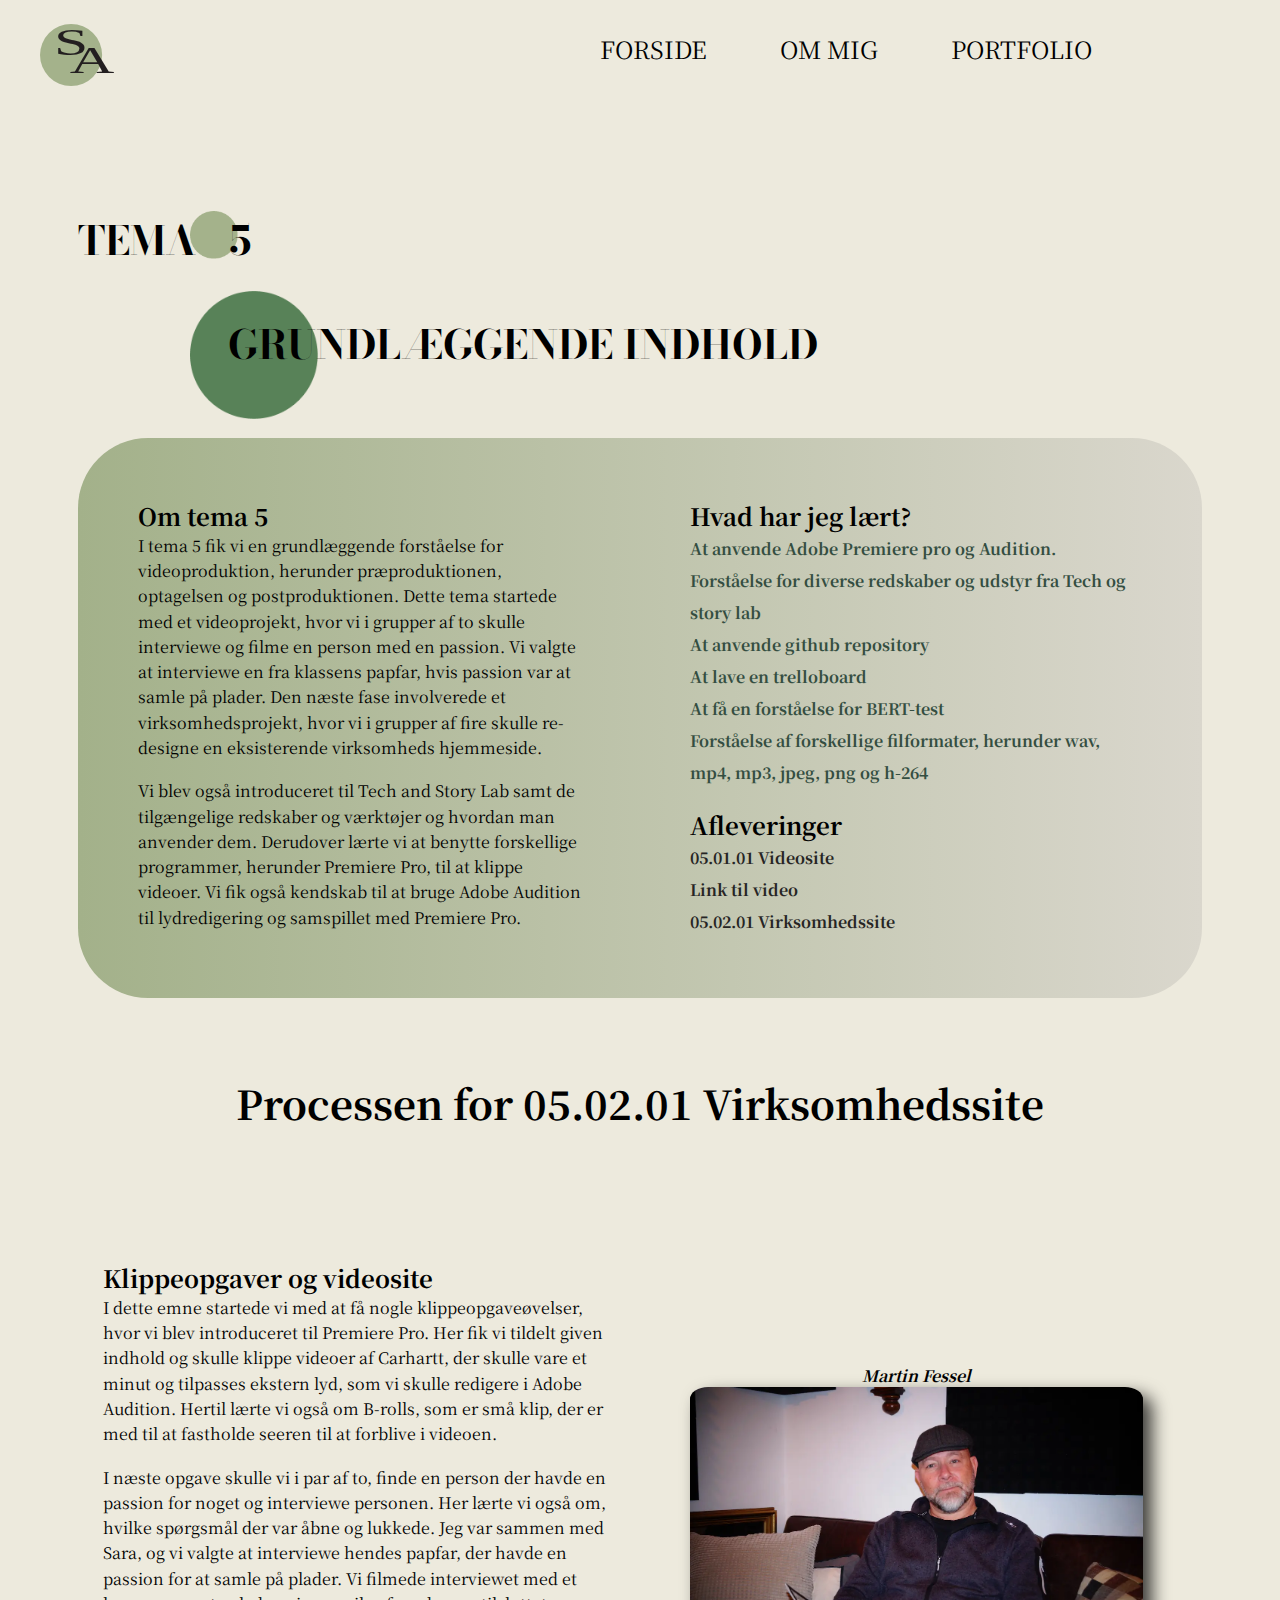
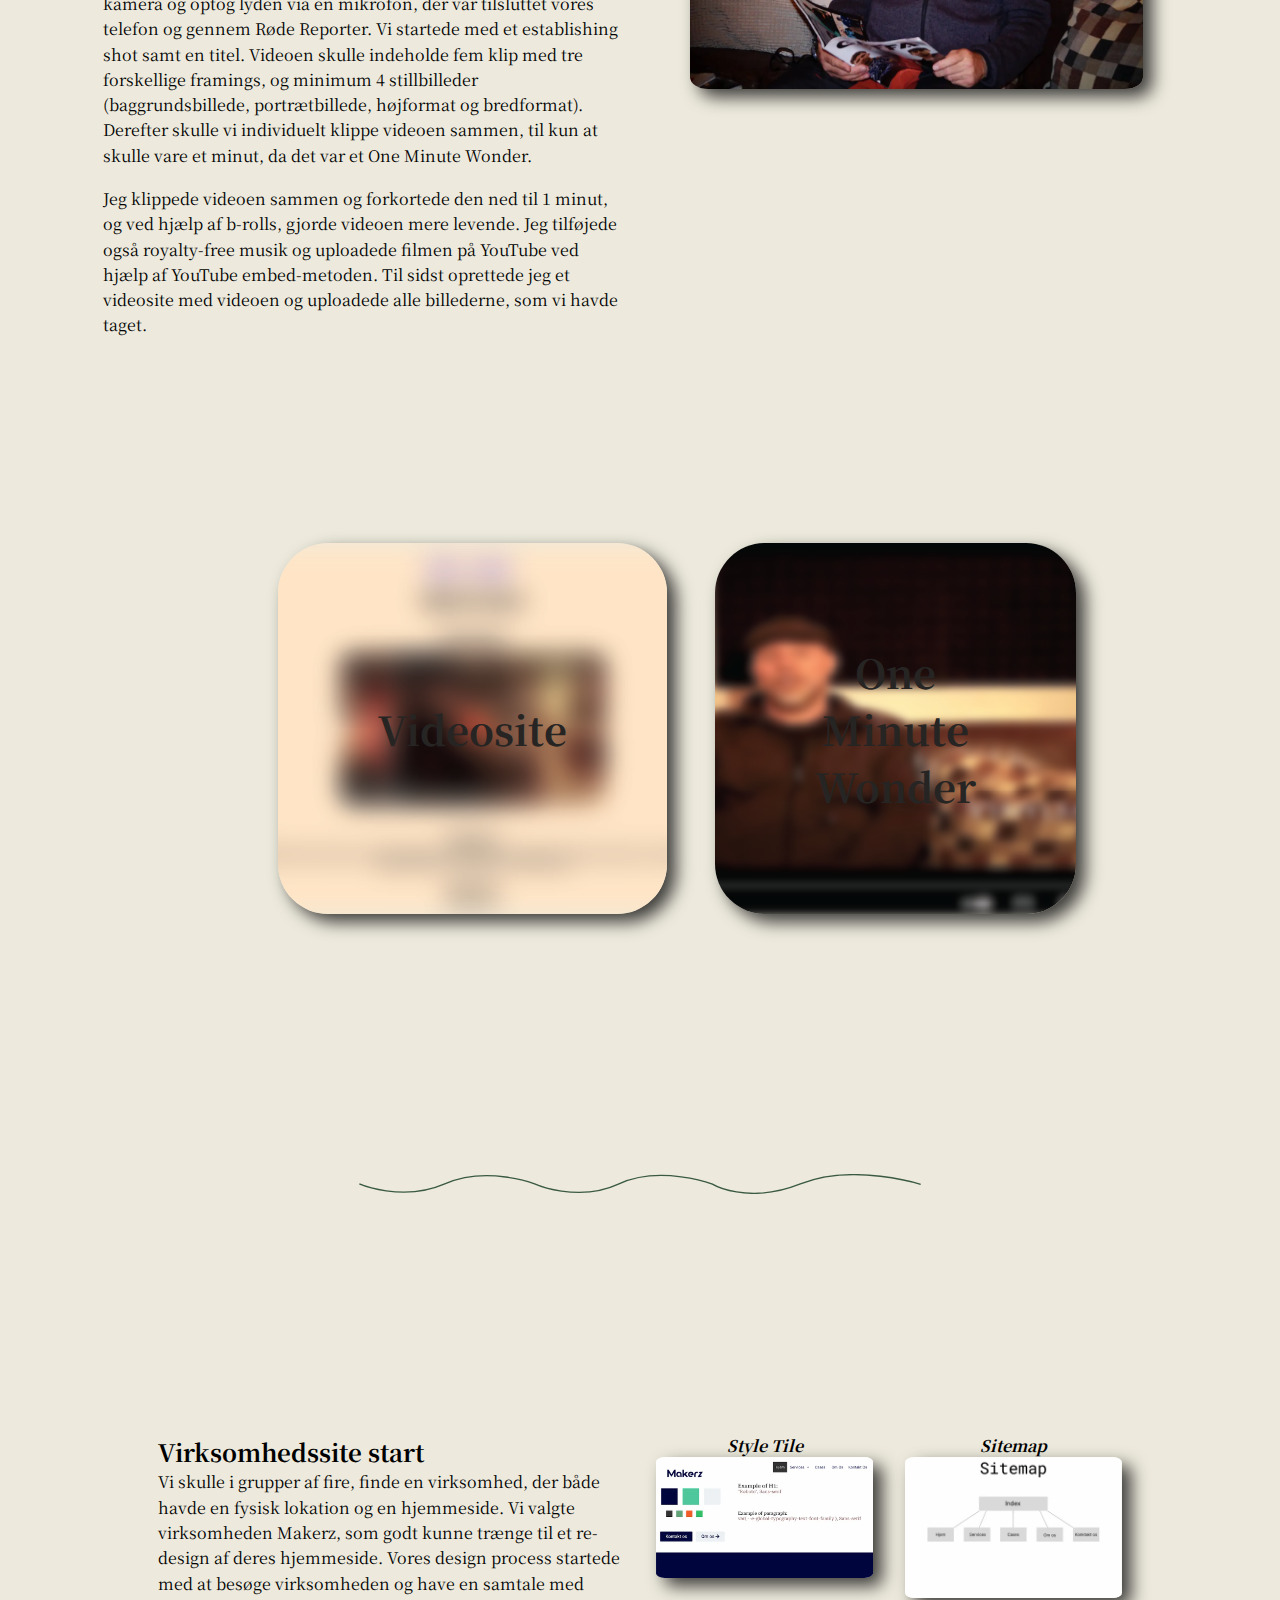
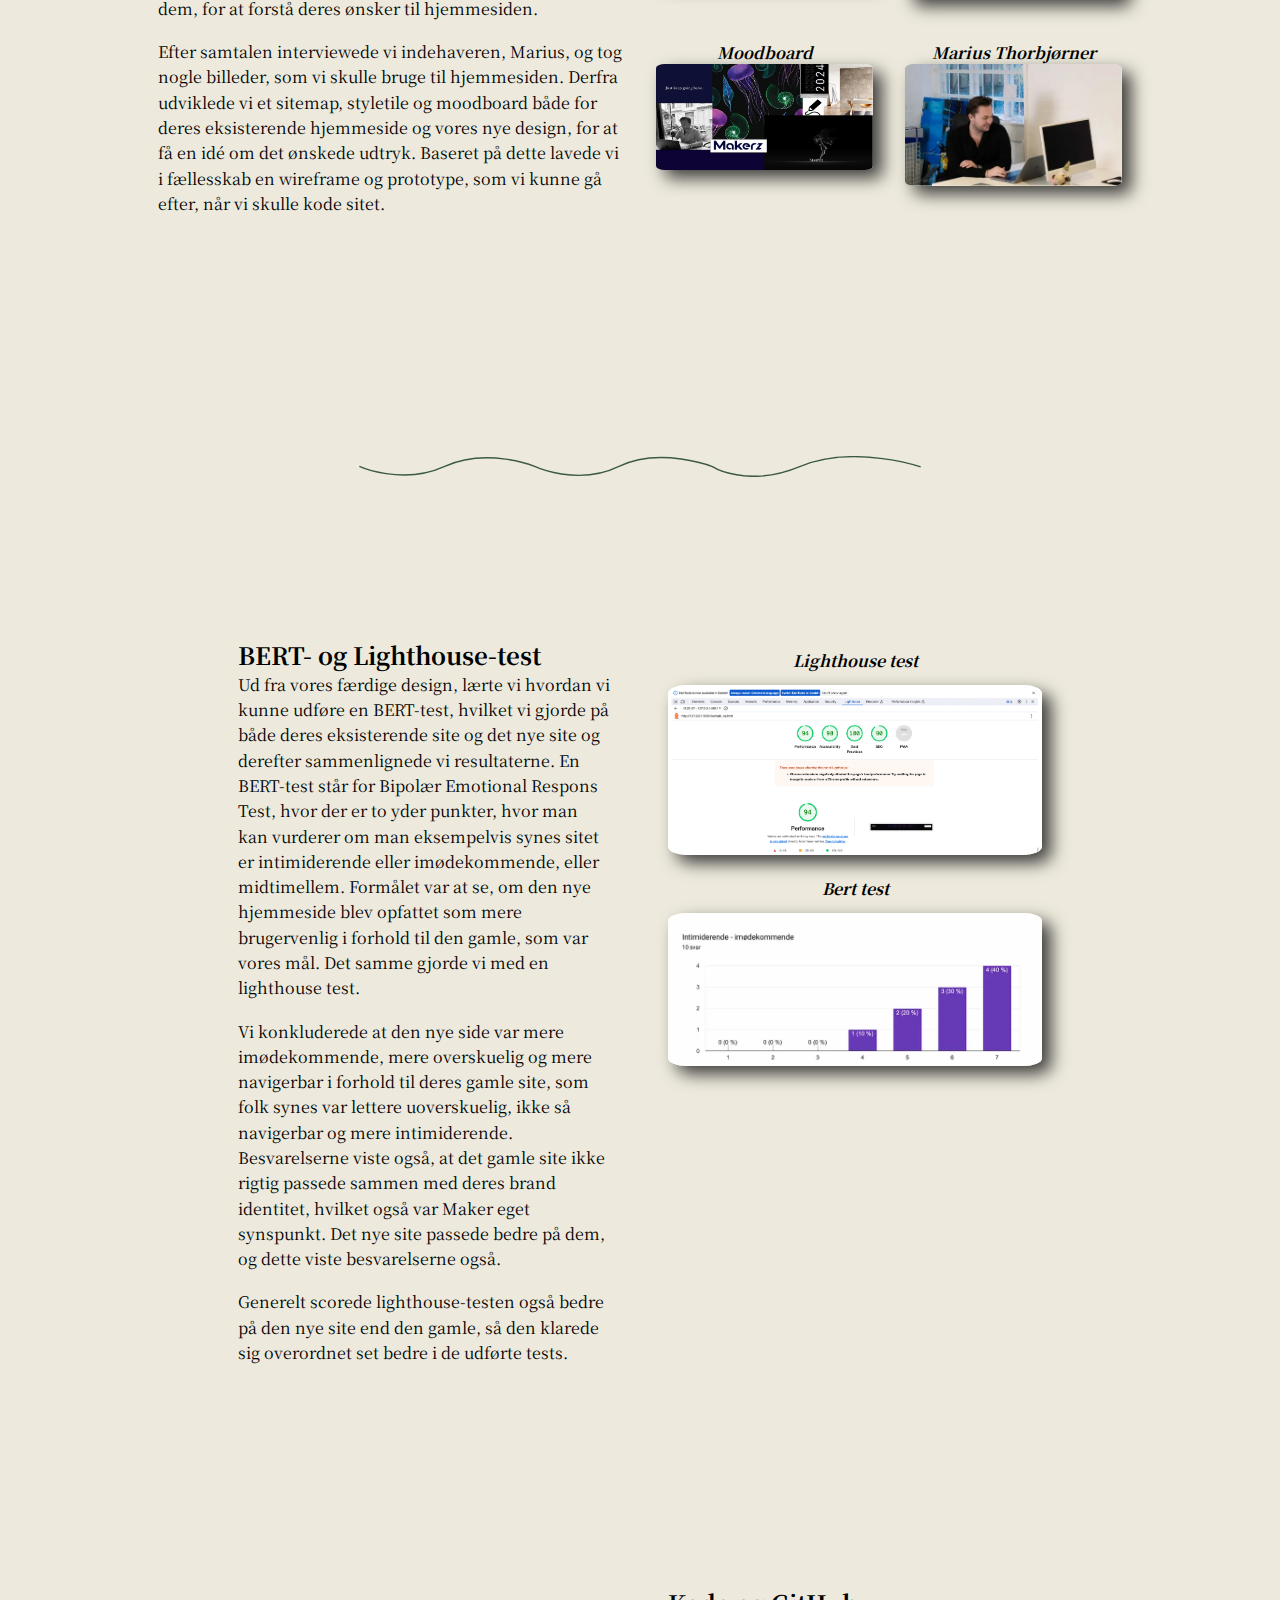
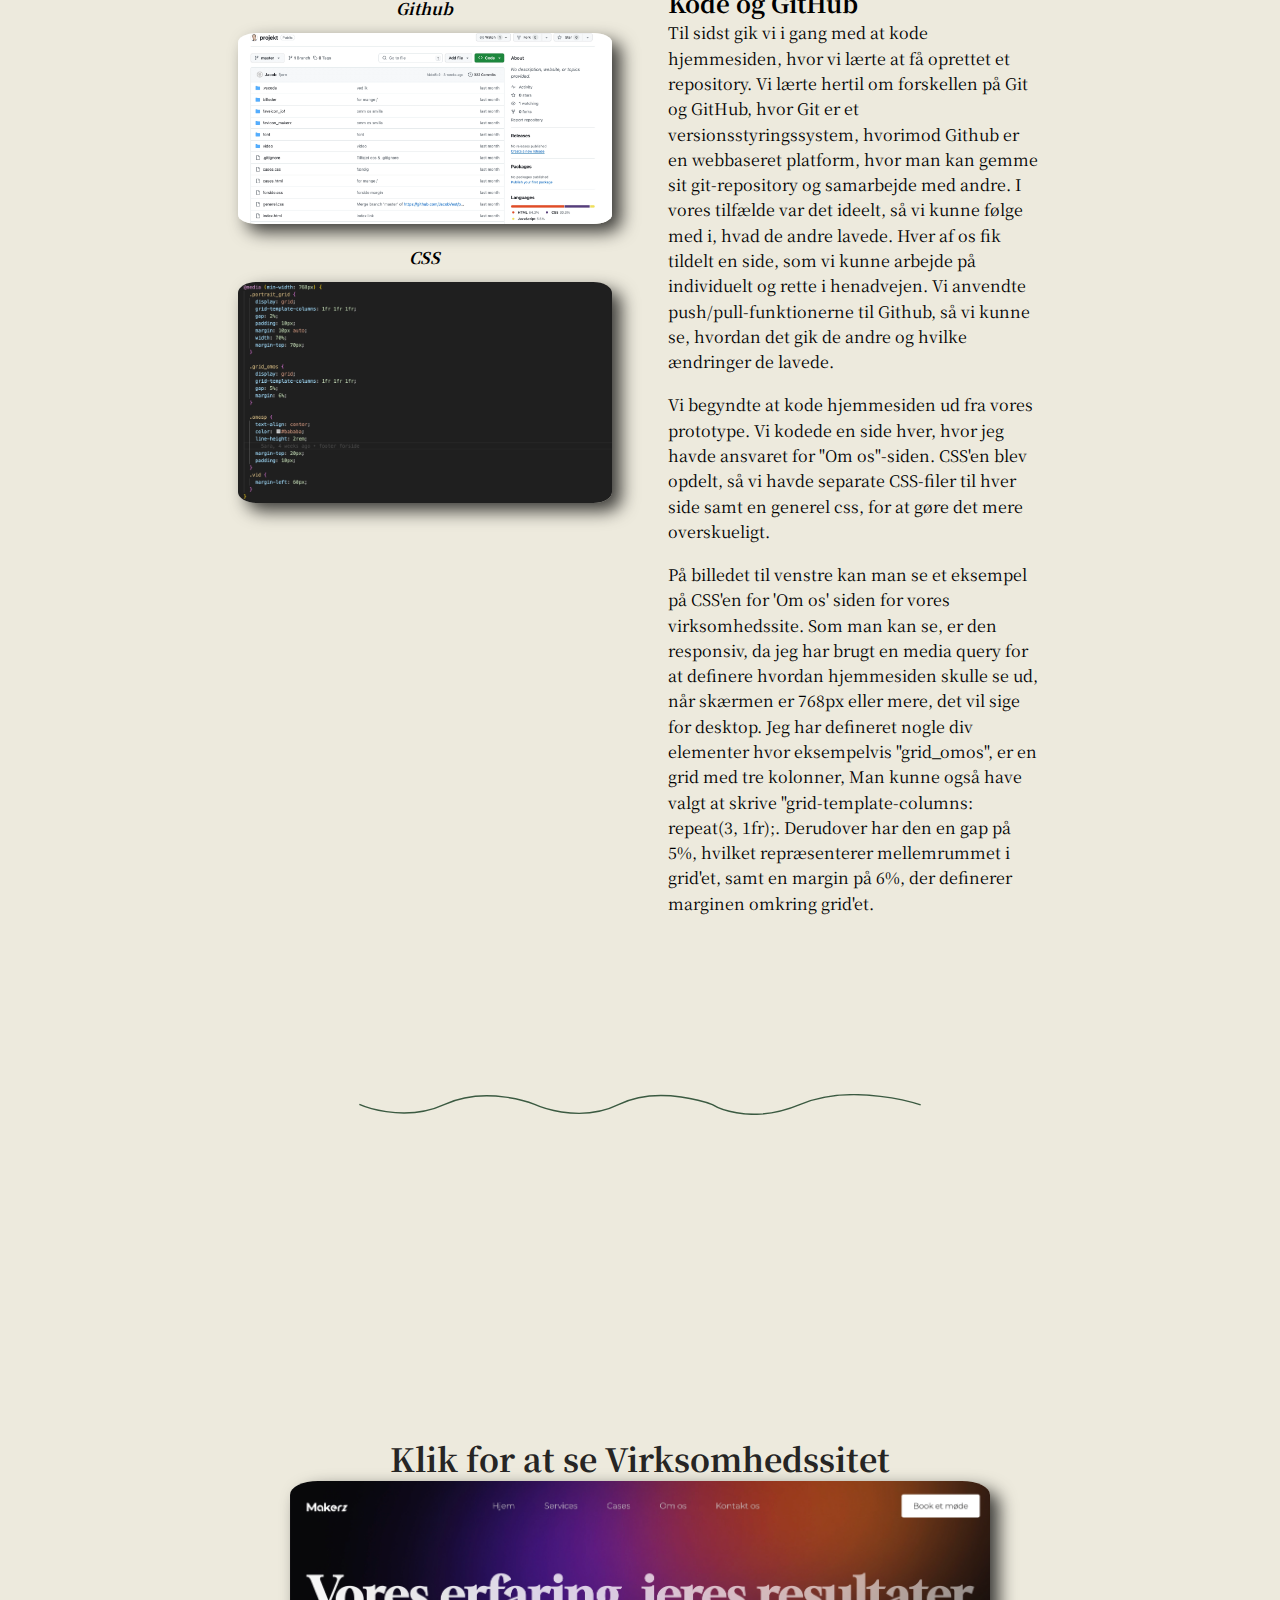
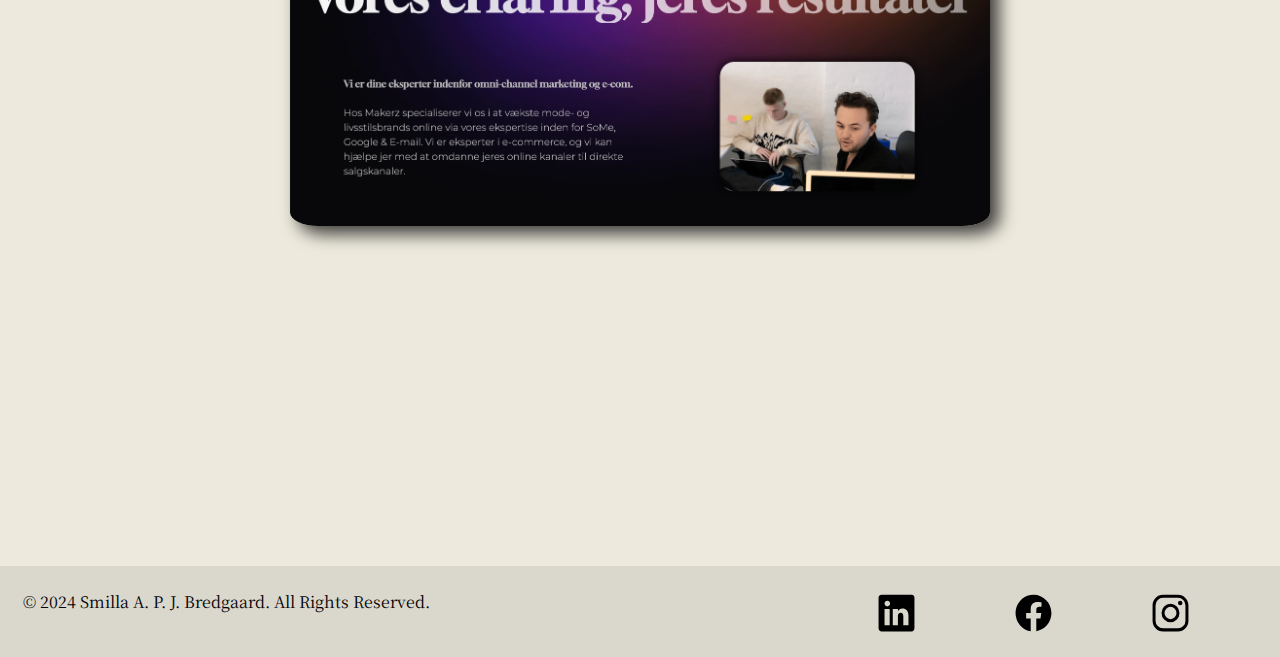
<file: tema_5.html>
<!DOCTYPE html>
<html lang="da">

<head>
    <meta charset="UTF-8">
    <meta name="viewport" content="width=device-width, initial-scale=1.0">
    <link rel="stylesheet" href="generel.css">
    <link rel="preconnect" href="https://fonts.googleapis.com">
    <link rel="preconnect" href="https://fonts.gstatic.com" crossorigin>
    <link href="https://fonts.googleapis.com/css2?family=Bodoni+Moda:opsz@6..96&display=swap" rel="stylesheet">
    <link rel="preconnect" href="https://fonts.googleapis.com">
    <link rel="preconnect" href="https://fonts.gstatic.com" crossorigin>
    <link href="https://fonts.googleapis.com/css2?family=Noto+Serif+SC:wght@300&display=swap" rel="stylesheet">
    <link rel="apple-touch-icon" sizes="180x180" href="favicon_io/apple-touch-icon.png">
    <link rel="icon" type="image/png" sizes="32x32" href="favicon_io/favicon-32x32.png">
    <link rel="icon" type="image/png" sizes="16x16" href="favicon_io/favicon-16x16.png">
    <link rel="manifest" href="favicon_io/site.webmanifest">
    <meta name="robots" content="noindex">
    <title>Tema 5</title>
</head>

<body>

    <header id="active-menu">
        <div class="inner-header">
            <a class="logo" href="index.html">
                <img class="logo" src="imgs/weblogo.svg" alt="logo">
            </a>
            <div class="burger-menu">
                <div class="menu-icon" id="menu-icon">
                    <div class="bar bar-1"></div>
                    <div class="bar bar-2"></div>
                    <div class="bar bar-3"></div>
                </div>
            </div>
        </div>
        <nav class="navbar active-show">
            <ul class="menu">
                <li><a href="index.html">Forside</a></li>
                <li><a href="om_mig.html">Om mig</a></li>
                <li><a href="portfolio.html">Portfolio</a></li>
            </ul>
        </nav>
    </header>


    <main class="mainmobil">

        <h1 class="lille_cirkel">Tema - 5</h1>
        <h1 class="stor_cirkel">Grundlæggende Indhold</h1>


        <div class="grid_tema2">
            <div class="tema2_p">
                <h3>Om tema 5</h3>

                <p>I tema 5 fik vi en grundlæggende forståelse for videoproduktion, herunder præproduktionen, optagelsen
                    og postproduktionen. Dette tema startede med et videoprojekt, hvor vi i grupper af to skulle
                    interviewe og filme en person med en passion. Vi valgte at interviewe en fra klassens papfar, hvis
                    passion var at samle på plader. Den næste fase involverede et virksomhedsprojekt, hvor vi i grupper
                    af fire skulle re-designe en eksisterende virksomheds hjemmeside.
                </p>

                <br>

                <p>Vi blev også introduceret til Tech and Story Lab samt de tilgængelige redskaber og værktøjer og
                    hvordan man anvender dem. Derudover lærte vi at benytte forskellige programmer, herunder Premiere
                    Pro, til at klippe videoer. Vi fik også kendskab til at bruge Adobe Audition til lydredigering og
                    samspillet med Premiere Pro.
                </p>

            </div>

            <div class="list">
                <div class="skills">
                    <h3>Hvad har jeg lært?</h3>

                    <ul class="ul_liste">
                        <li>At anvende Adobe Premiere pro og Audition.</li>
                        <li>Forståelse for diverse redskaber og udstyr fra Tech og story lab</li>
                        <li>At anvende github repository</li>
                        <li>At lave en trelloboard</li>
                        <li>At få en forståelse for BERT-test</li>
                        <li>Forståelse af forskellige filformater, herunder wav, mp4, mp3, jpeg, png og h-264</li>
                    </ul>

                </div>
                <br>
                <div class="assignments">
                    <h3>Afleveringer</h3>

                    <ul class="ul_liste">
                        <li><a href="https://smillaaugusta.dk/kea/05_indhold/videosite/index.html">05.01.01
                                Videosite</a></li>
                        <li><a href="https://youtu.be/5pYRi4FRzQs?si=iFoZaL53Xxurng4d">Link til video</a></li>
                        <li><a href="https://smillaaugusta.dk/kea/05_indhold/projekt/index.html">05.02.01
                                Virksomhedssite</a></li>

                    </ul>
                </div>
            </div>
        </div>

        <h2 class="process">Processen for 05.02.01 Virksomhedssite</h2>

        <div class="videosite">
            <div class="video1">
                <h3>Klippeopgaver og videosite</h3>
                <p>I dette emne startede vi med at få nogle klippeopgaveøvelser, hvor vi blev introduceret til Premiere
                    Pro. Her fik vi tildelt given indhold og skulle klippe videoer af Carhartt, der skulle vare et minut
                    og tilpasses ekstern lyd, som vi skulle redigere i Adobe Audition. Hertil lærte vi også om B-rolls,
                    som er små klip, der er med til at fastholde seeren til at forblive i videoen.

                </p>
                <br>
                <p>
                    I næste opgave skulle vi i par af to, finde en person der havde en passion for noget og interviewe
                    personen. Her lærte vi også om, hvilke spørgsmål der var åbne og lukkede. Jeg var sammen med Sara,
                    og vi valgte at interviewe hendes papfar, der havde en passion for at samle på plader. Vi filmede
                    interviewet med et kamera og optog lyden via en mikrofon, der var tilsluttet vores telefon og gennem
                    Røde Reporter. Vi startede med et establishing shot samt en titel. Videoen skulle indeholde fem klip
                    med tre forskellige framings, og minimum 4 stillbilleder (baggrundsbillede, portrætbillede,
                    højformat
                    og bredformat). Derefter skulle vi individuelt klippe videoen sammen, til kun at skulle vare et
                    minut, da det var et One Minute Wonder.

                </p>
                <br>
                <p>Jeg klippede videoen sammen og forkortede den ned til 1 minut, og ved hjælp af b-rolls, gjorde
                    videoen mere levende. Jeg tilføjede også royalty-free musik og uploadede filmen på YouTube ved hjælp
                    af YouTube embed-metoden. Til sidst oprettede jeg et videosite med videoen og uploadede alle
                    billederne, som vi havde taget.
                </p>
            </div>
            <div class="gestaltlove">
                <h4 class="billedesmilla">Martin Fessel</h4>
                <img class="tema3pic" src="imgs/martin.webp" alt="Billede af Martin Fessel">
            </div>
        </div>

        <div class="videoer">
            <div class="video2">
                <a href="https://smillaaugusta.dk/kea/05_indhold/videosite/index.html">
                    <h2 class="video">Videosite</h2>
                </a>
            </div>
            <div class="videoview">
                <a href="https://youtu.be/5pYRi4FRzQs?si=iFoZaL53Xxurng4d">
                    <h2 class="videoone">One Minute Wonder</h2>
                </a>
            </div>
        </div>

        <img class="streg" src="imgs/streg1.svg" alt="Billede af streg">


        <div class="temabilleder">
            <div class="textvisit">
                <h3>Virksomhedssite start</h3>
                <p>Vi skulle i grupper af fire, finde en virksomhed, der både havde en fysisk lokation og en hjemmeside.
                    Vi valgte virksomheden Makerz, som godt kunne trænge til et re-design af deres hjemmeside. Vores
                    design process startede med at besøge virksomheden og have en samtale med dem, for at forstå deres
                    ønsker til hjemmesiden.
                </p>
                <br>
                <p>Efter samtalen interviewede vi indehaveren, Marius, og tog nogle billeder,
                    som vi skulle bruge til hjemmesiden. Derfra udviklede vi et sitemap, styletile og moodboard både for
                    deres
                    eksisterende hjemmeside og vores nye design, for at få en idé om det ønskede udtryk. Baseret på
                    dette
                    lavede vi i fællesskab en wireframe og prototype, som vi kunne gå efter, når vi skulle kode sitet.

                </p>

            </div>

            <div class="visitdiv">
                <h4>Marius Thorbjørner</h4>
                <img class="tema3pic1" src="imgs/mariusl.webp" alt="Billede af Marius">
            </div>

            <div class="kodediv">
                <h4>Moodboard</h4>
                <img class="tema3pic1" src="imgs/moodmakerz.webp" alt="Moodboard for Makerz">
            </div>

            <div class="visitwebdiv">
                <h4>Style Tile</h4>
                <img class="tema3pic1" src="imgs/stylemakerz.webp" alt="Style Tile for Makerz">
            </div>

            <div class="dyrdiv">
                <h4>Sitemap</h4>
                <img class="tema3pic1" src="imgs/sitemapmakerz.webp" alt="Sitemap for Makerz">
            </div>

        </div>

        <img class="streg" src="imgs/streg1.svg" alt="Billede af streg">

        <div class="tema4billeder">

            <div class="tema4_pa">
                <h3>BERT- og Lighthouse-test</h3>
                <p>Ud fra vores færdige design, lærte vi hvordan vi kunne udføre en BERT-test, hvilket vi gjorde på både
                    deres eksisterende site og det nye site og derefter sammenlignede vi
                    resultaterne. En BERT-test står for Bipolær Emotional Respons Test, hvor
                    der er to yder punkter, hvor man kan vurderer om man eksempelvis synes sitet er intimiderende eller
                    imødekommende, eller midtimellem. Formålet var at se, om den nye
                    hjemmeside blev opfattet som mere brugervenlig i forhold til den gamle, som var vores mål. Det samme
                    gjorde vi med en lighthouse test.
                </p>
                <br>
                <p>
                    Vi konkluderede at den nye side var mere imødekommende, mere
                    overskuelig og mere navigerbar i forhold til deres gamle site, som folk synes var lettere
                    uoverskuelig, ikke så navigerbar og mere intimiderende. Besvarelserne viste også, at det gamle site
                    ikke rigtig passede sammen med deres brand identitet, hvilket også var Maker eget synspunkt. Det nye
                    site passede bedre på dem, og dette viste besvarelserne også.
                </p>
                <br>
                <p>
                    Generelt scorede lighthouse-testen også bedre på den nye site end den gamle, så den klarede sig
                    overordnet set bedre i de udførte tests.
                </p>
            </div>


            <div class="akti">
                <h4>Lighthouse test</h4>
                <img class="grid_pic" src="imgs/light.webp" alt="Billede af lighthouse-test">
                <h4>Bert test</h4>
                <img class="grid_pic" src="imgs/bert.webp" alt="Billede af eksempel på BERT-test spørgsmål">
            </div>

            <div class="state">
                <h4>Github</h4>
                <img class="tema4pic" src="imgs/github.webp" alt="Billede af GitHub">
                <h4>CSS</h4>
                <img class="tema4pic" src="imgs/css.webp" alt="Billede af CSS for om os side">
            </div>

            <div class="statetext">
                <h3>Kode og GitHub</h3>
                <p>Til sidst gik vi i gang med at kode hjemmesiden, hvor vi lærte at få oprettet et repository.
                    Vi lærte
                    hertil om forskellen på Git og GitHub, hvor Git er et versionsstyringssystem, hvorimod Github er
                    en webbaseret platform, hvor man kan gemme sit git-repository og samarbejde med andre. I
                    vores
                    tilfælde var det ideelt, så vi kunne følge med i, hvad de andre lavede. Hver af os fik tildelt en
                    side, som vi kunne arbejde på individuelt og rette i henadvejen. Vi anvendte push/pull-funktionerne
                    til Github, så vi kunne se, hvordan det gik de andre og hvilke ændringer de lavede. </p>
                <br>
                <p>Vi begyndte at kode hjemmesiden ud fra vores prototype. Vi kodede en side
                    hver, hvor jeg havde ansvaret for "Om os"-siden. CSS'en blev opdelt, så vi havde separate CSS-filer
                    til hver side samt en generel css, for at gøre det mere overskueligt.
                </p>
                <br>
                <p>På billedet til venstre kan man
                    se et eksempel på CSS'en for 'Om os' siden for vores virksomhedssite. Som man kan se, er den
                    responsiv, da jeg har brugt en media query for at definere hvordan hjemmesiden skulle se ud, når
                    skærmen er 768px eller mere, det vil sige for desktop. Jeg har defineret nogle div elementer hvor
                    eksempelvis "grid_omos", er en grid med tre kolonner, Man kunne også have valgt at skrive
                    "grid-template-columns: repeat(3, 1fr);. Derudover har den en gap på 5%, hvilket repræsenterer
                    mellemrummet i grid'et, samt en margin på 6%, der definerer marginen omkring grid'et.
                </p>
                <br>
            </div>


        </div>

        <img class="streg" src="imgs/streg1.svg" alt="Billede af streg">



        <div class="temafinal">
            <a href="https://smillaaugusta.dk/kea/05_indhold/projekt/index.html">
                <h2 class="h2mobil">Klik for at se Virksomhedssitet</h2>
                <img class="tema3pic" src="imgs/makerzweb.webp" alt="Endelig resultat">
            </a>
        </div>


    </main>

    <footer class="footer_grid">
        <div class="footer_grid_1">
            <p>© 2024 Smilla A. P. J. Bredgaard. All Rights Reserved.</p>
        </div>

        <div class="footer_grid_2">
            <div>
                <a href="https://www.linkedin.com/in/smilla-post-bredgaard-180401/"><img class="logoer"
                        src="imgs/logolinkein.svg" alt="Logo for Linked In">
                </a>
            </div>

            <div>
                <a href="https://www.facebook.com/smilla.postbredgaard"><img class="logoer" src="imgs/logofb.svg"
                        alt="Logo for Facebook"></a>
            </div>

            <div>
                <a href="https://www.instagram.com/smillaaugusta/"><img class="logoer" src="imgs/logoinsta.svg"
                        alt="Logo for Instagram"></a>
            </div>
        </div>
    </footer>

    <script src="script.js"></script>

</body>


</html>
</file>
<file: generel.css>
* {
  margin: 0;
  padding: 0;
  box-sizing: border-box;
}

img {
  width: 100%;
  height: auto;
  display: block;
}

.logo {
  margin: auto 10px;
}
.inner-header {
  display: flex;
  margin-right: auto;
}

.burger-menu {
  margin-left: auto;
  margin-right: 20px;
  margin-top: 15px;
}

ul.menu {
  display: flex;
  flex-direction: column;
}

.active-show {
  display: none;
}

.active-show ul {
  list-style: none;
  text-align: center;
  margin: 10px auto;
  gap: 20px;
}

.active-show li {
  margin-bottom: 10px;
}
.active-show a {
  text-decoration: none;
  color: #000;
  font-size: 24px;
}

.menu-icon {
  display: inline-block;
  cursor: pointer;
  margin: 10px 20px;
}

.bar {
  width: 35px;
  height: 3px;
  background: #000;
  margin: 6px 0;
  transition: 0.4s;
}

.menu-opened .active-show {
  display: flex !important;
  position: absolute;
  background: #edeadd;
  width: 100%;
  height: fit-content;
}

.menu-opened .bar-1 {
  display: none;
}

.menu-opened .bar-2 {
  transform: rotate(-45deg) translate(-5px, 6px);
  margin-top: 10px;
}

.menu-opened .bar-3 {
  transform: rotate(45deg) translate(-5px, -6px);
  margin-top: 12px;
}

body {
  background-color: #edeadd;
}

h2 {
  font-weight: lighter;
  font-size: 2.5rem;
  text-align: center;
}

h3 {
  font-size: 1.5rem;
}

h4 {
  font-style: italic;
  text-align: center;
}

p,
ul {
  font-family: "Noto Serif SC", serif;
  line-height: 1.58rem;
}

h2,
h3,
h4 {
  font-family: "Noto Serif SC", serif;
  font-weight: bold;
}

h3 {
  font-family: "Noto Serif SC", serif;
}

.text-box {
  width: 95%;
  background-color: #a3b18a;
  margin: 20px auto;
  color: white;
  text-align: center;
}

.text-box p {
  margin: 0;
}

.smillaforside {
  font-size: 1.7rem;
}

.logo {
  width: 40%;
  padding-left: 10px;
}

.elementerne {
  width: 15%;
}

.elementer {
  display: flex;
  background-color: white;
  padding: 1%;
  border-radius: 69px;
  margin: 0 auto;
  gap: 20px;
}

a {
  text-decoration: none;
  color: #262524;
}

.mig_1 {
  height: auto;
  width: 50%;
  margin: 0 auto;
}

.main-container {
  display: flex;
  justify-content: center;
  align-items: center;
  height: 100vh;
  padding-right: 100px;
}

.container {
  text-align: center;
}

.main_container,
.main_container2 {
  flex: 1;
}

.container,
.container2 {
  line-height: 5rem;
  color: #344e41;
  margin: 46px 0 51px 0;
}

.po {
  padding-left: 35%;
  font-size: 4rem;
}
.rt {
  padding-left: 40%;
  font-size: 4rem;
}
.fo {
  padding-left: 45%;
  font-size: 4rem;
}
.lio {
  padding-left: 50%;
  font-size: 4rem;
}

h1 {
  font-family: "Bodoni Moda", serif;
  font-size: 3.5rem;
  text-transform: uppercase;
}

.lille_cirkel {
  background-image: url(imgs/cirkel.webp);
  background-repeat: no-repeat;
  background-position: 6rem;
  font-size: 1.8rem;
  background-size: 3rem;
  padding: 2% 5% 1% 0;
}

.stor_cirkel {
  background-image: url(imgs/storcirkel.webp);
  background-repeat: no-repeat;
  background-position: 5rem;
  background-size: 5rem;
  padding: 31px 0 40px 95px;
  font-size: 1.7rem;
}

.double {
  background-image: url(imgs/double.webp);
  background-repeat: no-repeat;
  background-position: 5rem;
  padding: 52px 0 65px 0;
}

.double2 {
  background-image: url(imgs/double.webp);
  background-repeat: no-repeat;
  background-position: 5rem;
  padding: 64px 0 44px 50px;
  font-size: 3rem;
}

.lille_cirkel2 {
  background-image: url(imgs/cirkel.webp);
  background-repeat: no-repeat;
  background-position: 5rem;
  padding: 5% 0 10px 0;
  font-size: 6rem;
}

.grid_cv {
  display: grid;
  border-radius: 10px;
  gap: 2%;
  padding: 0 0 80px 0;
}

.mainmobil {
  padding: 20px;
}

.job,
.fritid,
.uddannelse,
.udveksling {
  margin: 0 auto;
  background: linear-gradient(to right, #a3b18a, #dad7cd);
  border-radius: 50px;
  text-align: center;
  padding: 25px 20px 40px 20px;
  box-shadow: 9px 8px 17px 0px rgba(0, 0, 0, 0.75);
}

.smillacv {
  line-height: 0.5rem;
}

#smilla {
  width: 80%;
  border-radius: 8%;
  margin: 0 auto;
}

.ommig {
  padding: 5% 0 15% 0;
}

.temaer {
  display: grid;
  grid-template-columns: 1fr 1fr;
  gap: 4%;
  margin: 4px;
}

.temabox {
  margin: 0 auto;
  background: linear-gradient(to right, #a3b18a, #dad7cd);
  border-radius: 50px;
  text-align: center;
  padding: 76px 0;
  box-shadow: 9px 8px 17px 0px rgba(0, 0, 0, 0.75);
}

.grid_tema2 {
  display: grid;
  background: linear-gradient(to right, #a3b18a, #dad7cd);
  border-radius: 70px;
  padding: 27px;
  gap: 10%;
  margin-bottom: 76px;
  padding-bottom: 196px;
}

.tema3pic {
  margin: 0 auto;
  border-radius: 4%;
  box-shadow: 9px 8px 17px 0px rgba(0, 0, 0, 0.75);
  width: 100%;
}

.grid_pic {
  margin: 0 auto;
  border-radius: 5%;
  box-shadow: 9px 8px 17px 0px rgba(0, 0, 0, 0.75);
  margin-bottom: 10px;
}

.tema4pic {
  margin: 0 auto;
  border-radius: 5%;
  box-shadow: 9px 8px 17px 0px rgba(0, 0, 0, 0.75);
  margin-bottom: 10px;
}

.cssogjava {
  margin: 0 auto;
  border-radius: 5%;
  box-shadow: 9px 8px 17px 0px rgba(0, 0, 0, 0.75);
  margin-bottom: 10px;
}

.tema3pic1 {
  margin: 0 auto;
  border-radius: 4%;
  box-shadow: 9px 8px 17px 0px rgba(0, 0, 0, 0.75);
}

.linkstreg {
  text-decoration: underline;
}

.temabilleder {
  display: grid;
  padding: 5rem 0 9rem 0;
  gap: 2%;
}
.temabilleder2 {
  display: grid;
  padding: 5rem 0 12rem 0;
  gap: 2%;
}

.temafinal {
  padding: 0.5rem;
  padding-top: 2rem;
}

footer {
  background-color: #dad7cd;
  padding: 23px;
}

.ul_liste {
  list-style: none;
  line-height: 2rem;
  font-weight: bold;
  color: #344e41;
}

.video2 {
  background-image: url(imgs/blur.webp);
  width: 93%;
  padding: 67px;
  background-size: cover;
  background-repeat: no-repeat;
  border-radius: 15%;
  height: 100%;
  box-shadow: 9px 8px 17px 0px rgba(0, 0, 0, 0.75);
  background-position: center;
  border-radius: 50px;
}

.video2 a {
  margin: auto;
}

.video2 h2 {
  padding-top: 0;
  font-weight: bold;
}

.videoview {
  background-image: url(imgs/blur22.webp);
  width: 93%;
  padding: 67px;
  background-size: cover;
  background-repeat: no-repeat;
  border-radius: 15%;
  height: 100%;
  box-shadow: 9px 8px 17px 0px rgba(0, 0, 0, 0.75);
  background-position: center;
  border-radius: 50px;
}

.videoview a {
  margin: auto;
}

.videoview h2 {
  padding-top: 0;
}

.left {
  text-align: left;
}
.streg {
  width: 82%;
  margin: 0 auto;
  padding: 10rem 0;
}

.videoer {
  display: grid;
  padding: 0.5rem;
  gap: 10%;
  padding-bottom: 5rem;
}

.makerz {
  display: grid;
  padding: 1rem 0 20rem 0;
  gap: 5%;
}

.videosite {
  display: grid;
  padding: 5% 0 5rem 0;
  gap: 5%;
}

.footer_grid {
  display: grid;
  grid-template-columns: repeat(3, 1fr);
  margin-top: 5rem;
}

.footer_grid_1 {
  grid-column: 1/3;
}

.footer_grid_2 {
  display: flex;
  justify-content: space-around;
  grid-column: 3/4;
}

.p_footer {
  line-height: 1rem;
  font-size: 0.7rem;
}

.logoer {
  width: 50%;
  margin: 3px 0 0 30px;
}

.temabilleder3 {
  display: grid;
  gap: 2rem;
}

.temasolu {
  margin-top: 10%;
}

.markeret-ord {
  text-decoration: underline;
}

.pitch {
  margin: 0 auto;
  background: linear-gradient(to right, #a3b18a, #dad7cd);
  border-radius: 50px;
  text-align: center;
  padding: 25px 0 40px 0;
}

.h2mobil {
  font-size: 1.3rem;
}

.gestaltlove {
  margin: 10% 0;
}

@media (min-width: 800px) {
  header {
    display: flex;
    justify-content: space-between;
  }
  .burger-menu {
    display: none;
  }
  ul.menu {
    display: flex;
    gap: 73px;
    font-size: 20px;
    list-style: none;
    padding-right: 60px;
    text-transform: uppercase;
    flex-direction: row;
  }

  .navbar {
    height: 110px;
    display: flex;
    justify-content: space-between;
    align-items: center;
    list-style: none;
    color: #262524;
    padding-right: 10%;
  }

  .logo {
    width: 50%;
    padding-left: 10px;
  }

  .footer_grid {
    margin-top: 10rem;
  }

  .footer_grid_2 {
    display: flex;
    justify-content: space-around;
    grid-column: 3/4;
  }

  .p_footer {
    line-height: 1.58rem;
    font-size: 1rem;
  }

  .logoer {
    width: 30%;
    margin: 3px 0 0 30px;
  }

  a:hover {
    color: #a3b18a;
  }

  .streg {
    width: 50%;
    margin: 0 auto;
    padding: 10rem 0;
  }

  .h2mobil {
    font-size: 2rem;
  }
  .mig_1 {
    align-items: center;
    height: auto;
    width: 70%;
  }

  .main_containers {
    display: flex;
    flex-direction: row-reverse;
  }

  .main_container,
  .main_container2 {
    flex: 1;
  }

  .container,
  .container2 {
    text-align: center;
    line-height: 8rem;
    color: #344e41;
  }

  .text-box {
    width: 100%;
    background-color: #a3b18a;
    margin: 20px auto;
    font-size: 2.5rem;
    color: white;
  }

  .text-box p {
    margin: 0;
  }

  main {
    margin: 58px;
  }

  .po,
  .rt,
  .fo,
  .lio {
    font-size: 5rem;
  }

  .po {
    padding-left: 0%;
  }
  .rt {
    padding-left: 10%;
  }
  .fo {
    padding-left: 20%;
  }
  .lio {
    padding-left: 30%;
  }

  .grid_om_mig {
    display: grid;
    grid-template-columns: 1fr 1fr;
  }

  .grid_cv {
    display: grid;
    grid-template-columns: 1fr 1fr;
    border-radius: 10px;
    margin: 0 10%;
    gap: 4%;
    padding: 0 40px 80px 40px;
  }

  .lille_cirkel2 {
    background-image: url(imgs/cirkel.webp);
    background-repeat: no-repeat;
    background-position: 40rem;
    padding-bottom: 20px;
    font-size: 6rem;
  }

  .lille_cirkel {
    background-image: url(imgs/cirkel.webp);
    background-repeat: no-repeat;
    background-position: 7rem;
    font-size: 2.5rem;
  }

  .stor_cirkel {
    background-image: url(imgs/storcirkel.webp);
    background-repeat: no-repeat;
    background-position: 7rem;
    background-size: 8rem;
    padding: 31px 0 53px 150px;
    margin-bottom: 10px;
    font-size: 2.5rem;
  }

  .job,
  .fritid,
  .uddannelse,
  .udveksling {
    margin: 0 auto;
    background: linear-gradient(to right, #a3b18a, #dad7cd);
    border-radius: 50px;
    padding: 25px 20px 40px 20px;
    text-align: center;
  }

  .cv {
    text-align: center;
    padding-top: 5%;
  }

  .billedesmilla {
    grid-column: 3/5;
    grid-row: 1/3;
    margin: 0 auto;
    text-align: center;
  }

  .pitch {
    margin: 0 auto;
    background: linear-gradient(to right, #a3b18a, #dad7cd);
    border-radius: 50px;
    padding: 25px 50px 40px 50px;
    text-align: center;
    margin: 0 20%;
  }

  .pitch:hover {
    transform: scale(1.1);
  }

  .temaer {
    display: grid;
    grid-template-columns: 1fr 1fr;
    gap: 7%;
    margin: 74px 250px;
    margin-bottom: 200px;
  }

  .gestaltlove {
    margin-top: 20%;
  }

  .website {
    width: 90%;
    margin: 15px auto;
    border-radius: 14%;
    filter: blur(2px);
    height: auto;
    display: block;
  }

  .temabox {
    margin: 0 auto;
    background: linear-gradient(to right, #a3b18a, #dad7cd);
    border-radius: 70px;
    text-align: center;
    padding: 76px 0;
  }

  .temafinal {
    padding: 10rem;
  }

  .video2:hover,
  .videoview:hover,
  .temafinal img:hover,
  .temabox:hover {
    transform: scale(1.05);
  }

  .videoview {
    background-image: url(imgs/blur22.webp);
    width: 100%;
    padding: 100px;
    background-size: cover;
    background-repeat: no-repeat;
    border-radius: 15%;
    height: 100%;
    box-shadow: 9px 8px 17px 0px rgba(0, 0, 0, 0.75);
    background-position: center;
    border-radius: 50px;
    display: flex;
  }

  .video2 {
    background-image: url(imgs/blur.webp);
    width: 100%;
    padding: 100px;
    background-size: cover;
    background-repeat: no-repeat;
    border-radius: 15%;
    height: 100%;
    box-shadow: 9px 8px 17px 0px rgba(0, 0, 0, 0.75);
    background-position: center;
    border-radius: 50px;
    display: flex;
  }

  .process {
    padding-bottom: 3rem;
  }

  .tema3pic {
    margin: 0 auto;
    border-radius: 4%;
    box-shadow: 9px 8px 17px 0px rgba(0, 0, 0, 0.75);
    width: 87%;
  }

  .grid_tema2 {
    display: grid;
    grid-template-columns: 1fr 1fr;
    background: linear-gradient(to right, #a3b18a, #dad7cd);
    border-radius: 70px;
    padding: 60px;
  }

  .akti {
    grid-column: 2/3;
    grid-row: 1/2;
    line-height: 3rem;
  }

  .script {
    grid-column: 2/3;
    grid-row: 2/3;
    line-height: 3rem;
  }

  .tema4_pa {
    grid-column: 1/2;
    grid-row: 1/2;
  }

  .state {
    grid-column: 1/2;
    line-height: 3rem;
  }

  .statetext {
    grid-column: 2/3;
    grid-row: 2/3;
  }
  .tema4billeder {
    display: grid;
    grid-template-columns: repeat(2, 1fr);
    grid-template-rows: repeat(2, 1fr);
    gap: 7%;
    padding: 0 10rem 0 10rem;
  }

  .temaproto {
    grid-column: 1/2;
    grid-row: 2/3;
  }

  .temasolu {
    grid-column: 1/2;
    grid-row: 1/2;
  }

  .skitse {
    grid-column: 1/2;
    grid-row: 1/3;
  }

  .proto {
    grid-column: 2/3;
  }

  .illu {
    grid-column: 2/3;
    grid-row: 2/3;
  }

  .list,
  .tema2_p,
  .skills,
  .assignments {
    margin: 0 auto;
  }

  .temabilleder {
    display: grid;
    grid-template-columns: repeat(4, 1fr);
    grid-template-rows: repeat(2, 1fr);
    gap: 2rem;
    padding: 5rem;
  }

  .textvisit {
    grid-column: 1/3;
    grid-row: 1/3;
  }

  .visitdiv {
    grid-column: 4/5;
    grid-row: 2/2;
  }

  .visitwebdiv {
    grid-column: 3/4;
    grid-row: 1/2;
  }

  .dyrdiv {
    grid-column: 4/5;
    grid-row: 1/2;
  }

  .kodediv {
    grid-column: 3/4;
    grid-row: 2/2;
  }

  .htmldiv {
    display: grid;
    grid-template-columns: repeat(2, 1fr);
    gap: 2rem;
    padding: 5rem;
  }

  .temabilleder4 {
    display: grid;
    grid-template-columns: repeat(2, 1fr);
    grid-template-rows: repeat(2, 1fr);
    gap: 2rem;
    padding: 0 5rem;
    margin: 0;
  }

  .tematekst1 {
    grid-column: 2/2;
    grid-row: 1/3;
  }

  .videosite {
    display: grid;
    grid-template-columns: 1fr 1fr;
    padding-top: 5%;
    gap: 3%;
    margin: 25px;
  }

  .videoer {
    display: grid;
    grid-template-columns: 1fr 1fr;
    padding: 100px 200px;
    gap: 3rem;
  }
}
</file>
